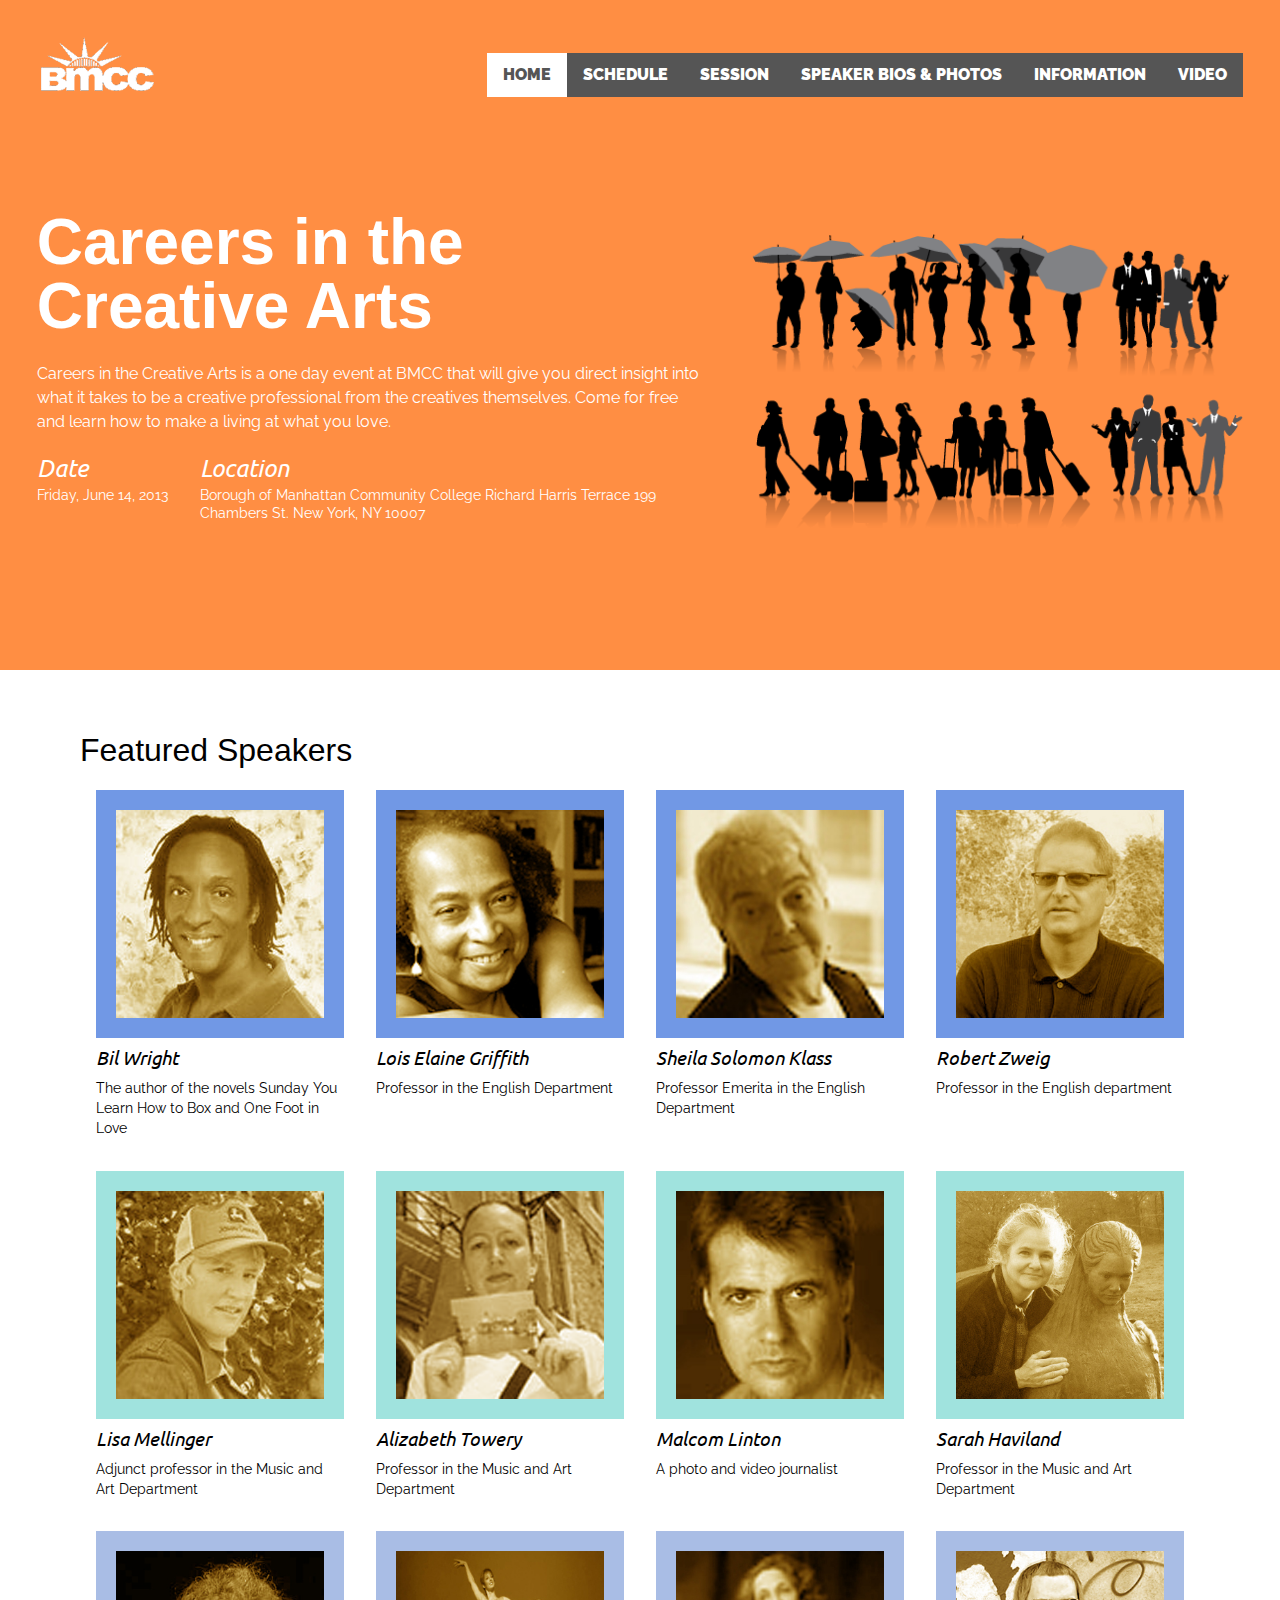
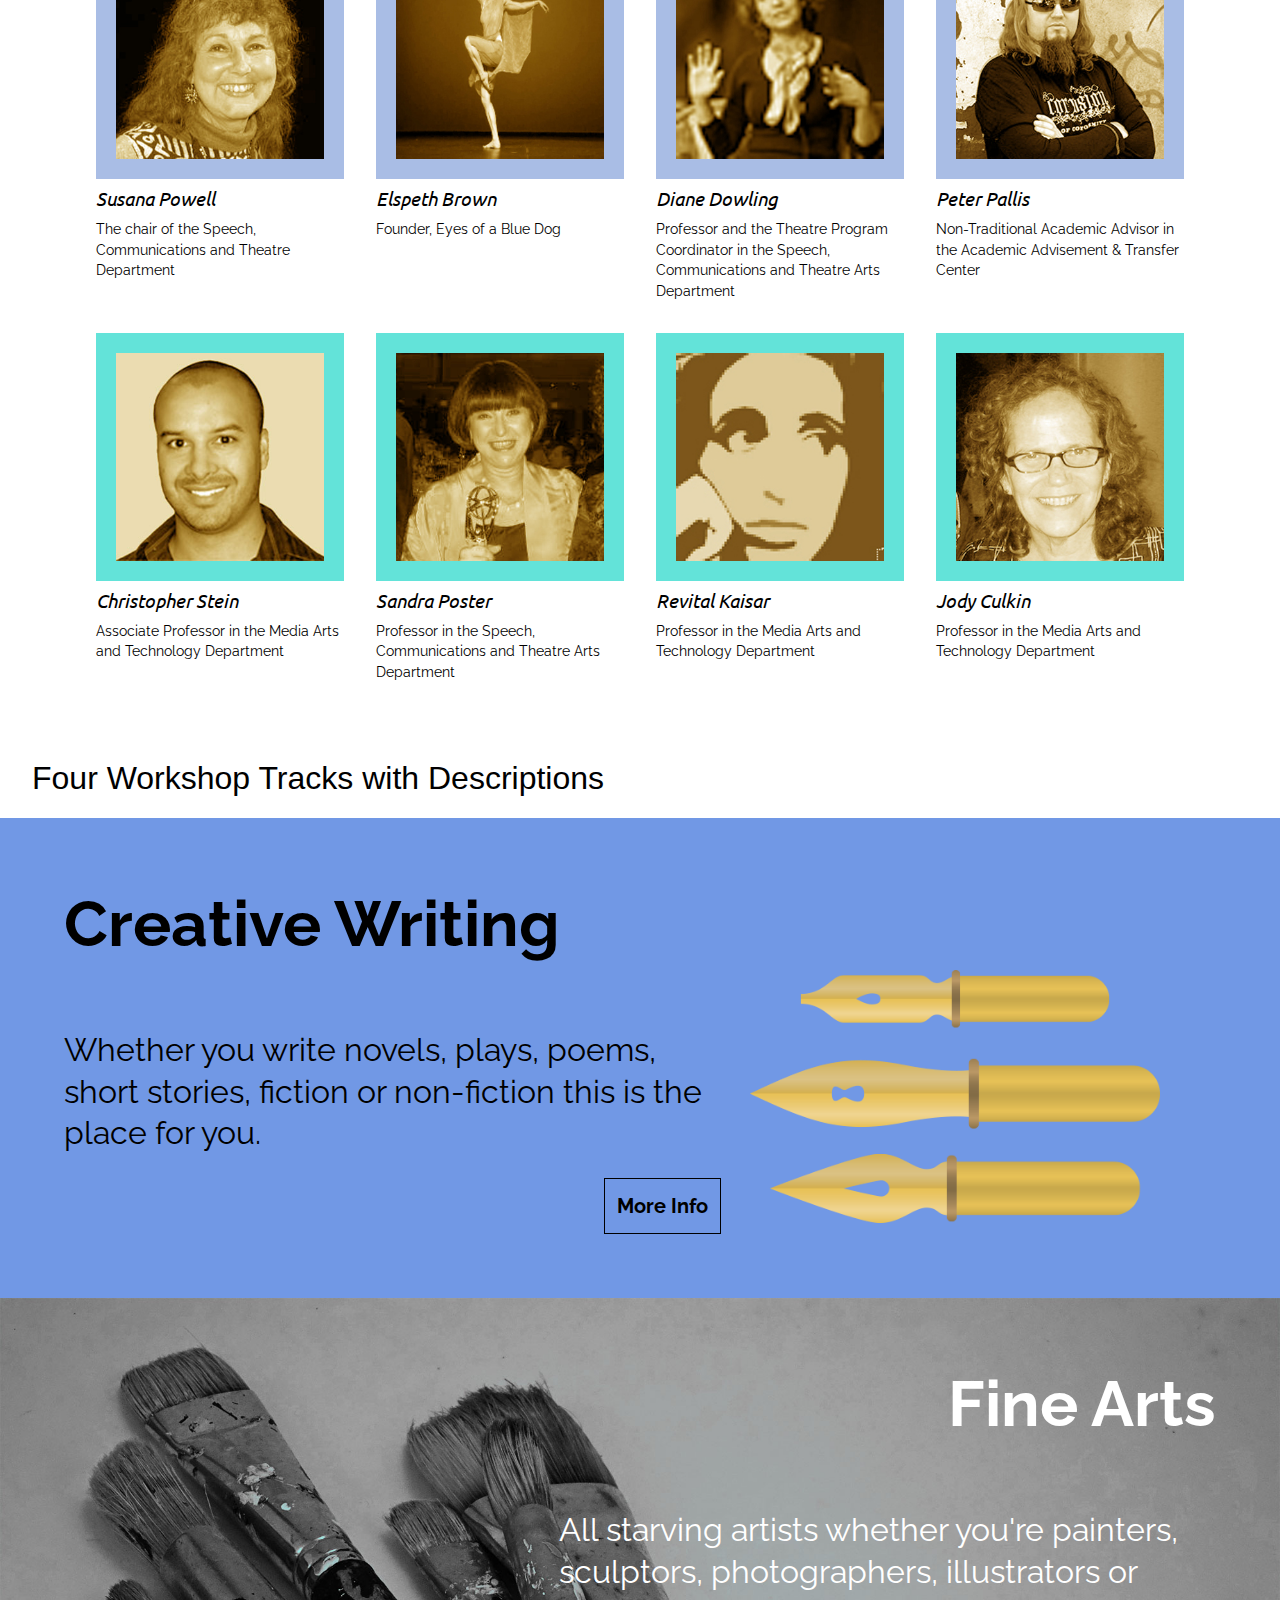
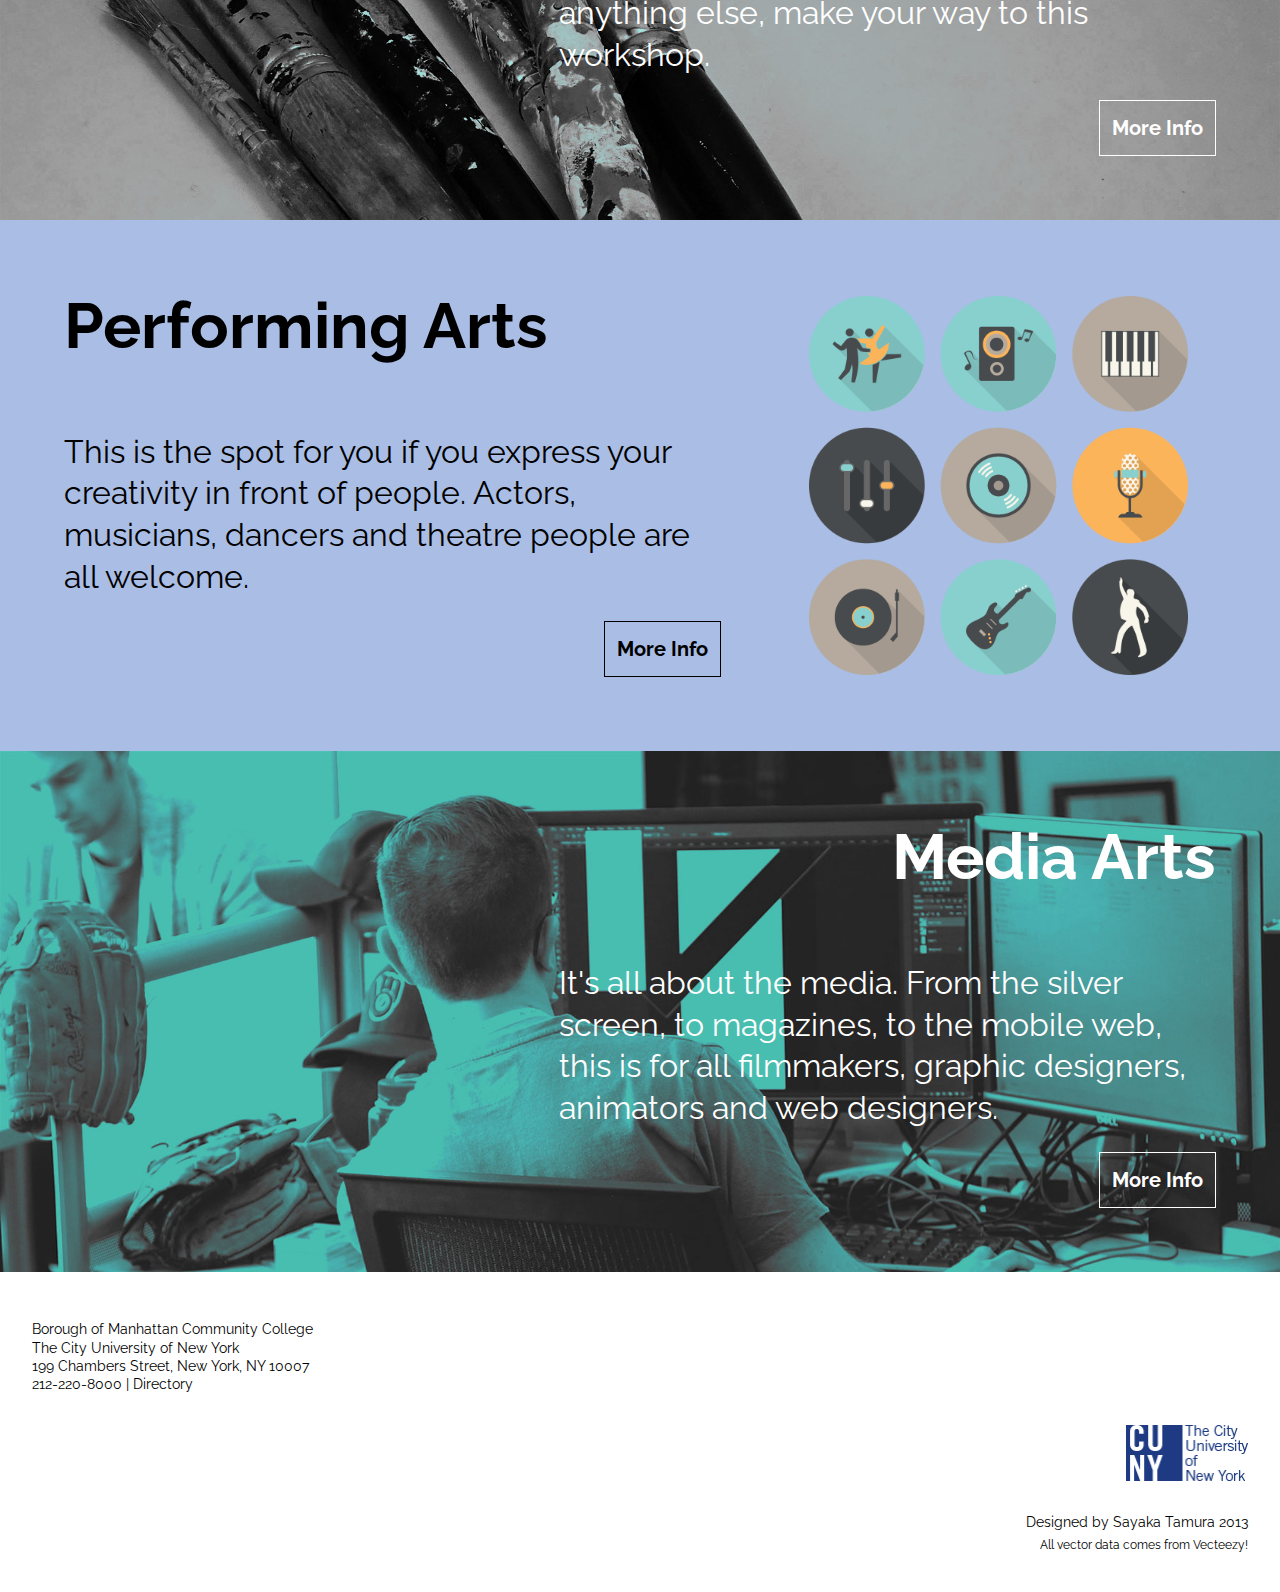
<file: index.html>
<!doctype html>
<html lang="en">

    <head>
        <title>Careers in the Creative Arts-Sessions_Fine Arts</title>

        <meta charset="utf-8">
        <meta name="viewport" content="width=device-width; initial-scale=1.0; maximum-scale=1.0; user-scalable=0;">
        <meta name ="keywords" content="Conference,Career,Step Up,Creative,BMCC">
        <meta name ="description" content="Conference of Careers in the Creative Arts">
        <meta name ="author" content="Sayaka Tamura">

        <link rel="stylesheet" href="css/style.css">
        <!-- jQuery library (served from Google) -->
        <script type="text/javascript" src="http://ajax.googleapis.com/ajax/libs/jquery/1.10.2/jquery.min.js"></script>

        <script src="js/MMP240MidTerm.js" type="text/javascript"></script>

        <!--[if lt IE 9]>
        <script src="http://css3-mediaqueries-js.googlecode.com/svn/trunk/css3-mediaqueries.js"></script>
        <![endif]-->

    </head>

    <body>
        <div class="container">

            <div class="topContentsContainer">
                <!-- Header=HomeButton&navi -->
                <header>
                    <div class="logoNavi">
                        <div id="homeButton">
                            <a href="index.html"><img src="img/logoBmcc.png" alt="Home"/></a>
                        </div>

                        <nav id="main_nav">
                            <ul>
                                <li><a href="index.html"  class="current">Home</a></li>
                                <li><a href="Schedule.html">Schedule</a></li>
                                <li><a href="Session.html">Session</a></li>
                                <li><a href="SpeakerBios.html">Speaker Bios &amp; Photos</a></li>
                                <li><a href="Info.html">Information</a></li>
                                <li><a href="Videos.html">Video</a></li>
                            </ul>

                            <form>
                                <select name="selectnav" id="selectnav" >
                                    <option value="" selected="selected">Menu</option>
                                    <option value="index.html">Home</option>
                                    <option value="Schedule.html">Schedule</option>
                                    <option value="Session.html">Session</option>
                                    <option value="SpeakerBios.html">Speaker Bios &amp; Photos</option>
                                    <option value="Info.html">Information</option>
                                    <option value="Videos.html">Video</option>
                              </select>
                            </form>
                        </nav><!-- end main nav -->
                    </div>
                </header>
                <!-- Header=HomeButton&navi-end -->

                <!-- topTextContainer-start -->
                <div id="mainTitle">
                    <img src="img/people-in-a-row.png" alt="">
                    <div id="imgTitle">
                        <p id="index_title">Careers in the<br>
                        Creative Arts</p>
                        <!-- introductoryText-start -->
                        <div class="introductoryText">
                            Careers in the Creative Arts is a one day event at BMCC that will give you direct insight into what it takes to be a creative professional from the creatives themselves. Come for free and learn how to make a living at what you love.
                        </div>
                        <!-- introductoryText-end -->
                        <!-- Data&Location-start -->
                        <div class="data-location">
                            <div id="date" class="hoverWhite">
                                <a href="Info.html" target="aaa.html">
                                    <h2>Date</h2>
                                    <p>Friday, June 14, 2013</p>
                                </a>
                            </div>

                            <div id="location" class="hoverWhite">
                                <a href="Info.html" target="aaaa.html">
                                    <h2>Location</h2>
                                    <p>
                                        Borough of Manhattan Community College
                                        Richard Harris Terrace
                                        199 Chambers St.
                                        New York, NY 10007
                                    </p>
                                </a>
                            </div>
                        </div>
                        <!-- Data&Location-end -->
                    </div>


                </div>
                <!-- topTextContainer-end -->
            </div>

            <!-- mainContainer-start -->
            <div class="main_footer_container" id="index_mainContainer">
                <div class="mainContainer">
                    <h1 class="outside">Home</h1>

                    <!-- About featureSpeakers -->
                    <div id="index_featureSpeakers">
                        <h2 class="topTitle">Featured Speakers</h2>
                        <section class="speakers">
                            <div class="speakersRow creative">
                                <div class="speaker firstPresenter">
                                    <a href="SpeakerBios.html#Bil"><img src="img/BilWright_2.jpg"></a>
                                    <h2>Bil Wright</h2><div class="speakers_description"></div>
                                    <div class="speakers_description">The author of the novels Sunday You Learn How to Box and One Foot in Love</div>
                                </div>

                                <div class="speaker secondPresenter">
                                    <a href="SpeakerBios.html#Lois"><img src="img/lois_elaine_griffith.jpg"></a>
                                    <h2>Lois Elaine Griffith</h2><div class="speakers_description"></div>
                                    <div class="speakers_description">Professor in the English Department</div>
                                </div>                            

                                <div class="speaker thirdPresenter" id="Sheila">
                                    <a href="SpeakerBios.html#Sheila"><img src="img/SheilaSolomonKlass_thumb.jpg"></a>
                                    <h2>Sheila Solomon Klass</h2>
                                    <div class="speakers_description"> Professor Emerita in the English Department</div>
                                </div>

                                <div class="speaker fourthPresenter">
                                    <a href="SpeakerBios.html#Robert"><img src="img/RobertZweig.jpg"></a>
                                    <h2>Robert Zweig</h2>
                                    <div class="speakers_description">Professor in the English department</div>
                                </div>
                            </div>

                            <div class="speakersRow fine">

                                <div class="speaker firstPresenter">
                                    <a href="SpeakerBios.html#Lisa"><img src="img/LisaMellinger.jpg"></a>
                                    <h2>Lisa Mellinger</h2>
                                    <div class="speakers_description">Adjunct professor in the Music and Art Department</div>
                                </div>

                                <div class="speaker secondPresenter">
                                    <a href="SpeakerBios.html#Alizabeth"><img src="img/AlizabethTowery.png"></a>
                                    <h2>Alizabeth Towery</h2>
                                    <div class="speakers_description">Professor in the Music and Art Department</div>
                                </div>

                                <div class="speaker thirdPresenter" id="Malcom">
                                    <a href="SpeakerBios.html#Malcom"><img src="img/MalcomLinton.jpg"></a>
                                    <h2>Malcom Linton</h2>
                                    <div class="speakers_description">A photo and video journalist</div>
                                </div>

                                <div class="speaker fourthPresenter">
                                    <a href="SpeakerBios.html#Sarah"><img src="img/SarahHaviland.jpg"></a>
                                    <h2>Sarah Haviland</h2>
                                    <div class="speakers_description"> Professor in the Music and Art Department</div>
                                </div>

                            </div><!-- end speakers Row -->


                            <div class="speakersRow performing">
                                <div class="speaker firstPresenter">
                                    <a href="SpeakerBios.html#Susana"><img src="img/SusanaPowell.jpg"></a>
                                    <h2>Susana Powell</h2>
                                    <div class="speakers_description">The chair of the Speech, Communications and Theatre Department</div>
                                </div>

                                <div class="speaker secondPresenter">
                                    <a href="SpeakerBios.html#Elspeth"><img src="img/Elspeth-Brown.jpg"></a>
                                    <h2>Elspeth Brown</h2>
                                    <div class="speakers_description">Founder, Eyes of a Blue Dog</div>
                                </div>

                                <div class="speaker thirdPresenter" id="Diane">
                                    <a href="SpeakerBios.html#Diane"><img src="img/DianeDowling.jpg"></a>
                                    <h2>Diane Dowling</h2>
                                    <div class="speakers_description">Professor and the Theatre Program Coordinator in the Speech, Communications and Theatre Arts Department</div>
                                </div>

                                <div class="speaker fourthPresenter">
                                    <a href="SpeakerBios.html#Peter"><img src="img/PeterPallis2.jpg"></a>
                                    <h2>Peter Pallis</h2>
                                    <div class="speakers_description">Non-Traditional Academic Advisor in the Academic Advisement &amp Transfer Center</div>
                                </div>                                

                            </div><!-- end speakers Row -->

                            <div class="speakersRow media">
                                <div class="speaker firstPresenter">
                                    <a href="SpeakerBios.html#Christopher"><img src="img/ChrisStein.jpg"></a>
                                    <h2>Christopher Stein</h2>
                                    <div class="speakers_description"> Associate Professor in the Media Arts and Technology Department</div>
                                </div>

                                <div class="speaker secondPresenter">
                                    <a href="SpeakerBios.html#Sandra"><img src="img/SandraPosterwithEmmy2.jpg"></a>
                                    <h2>Sandra Poster</h2>
                                    <div class="speakers_description">Professor in the Speech, Communications and Theatre Arts Department</div>
                                </div>

                                <div class="speaker thirdPresenter" id="Revital">
                                    <a href="SpeakerBios.html#Revital"><img src="img/RevitalKaisar.jpg"></a>
                                    <h2>Revital Kaisar</h2>
                                    <div class="speakers_description">Professor in the Media Arts and Technology Department</div>
                                </div>

                                <div class="speaker fourthPresenter">
                                    <a href="SpeakerBios.html#Jody"><img src="img/JodyCulkin.jpg"></a>
                                    <h2>Jody Culkin</h2>
                                    <div class="speakers_description">Professor in the Media Arts and Technology Department</div>
                                </div>

                            </div><!-- end speakers Row -->
                        </section>
                    </div>
                    <!-- About featureSpeakers-end -->

                    <!-- Four Workshop Tracks with Descriptions -->
                    <section>
                        <div id="index_FourWorkshop">
                            <h2 class="topTitle">Four Workshop Tracks with Descriptions</h2>
                            <div id="index_CW">
                                <img src="img/criative_writhing_90ccw.png" alt="">
                                <div id="index_CW_info">
                                    <h3><a href="Session.html#session_CW" target="_blank">Creative Writing</a></h3>
                                    <p>Whether you write novels, plays, poems, short stories, fiction or non-fiction this is the place for you.</p>
                                    <div class="index_moreInfo"><a href="" target="_blank">More Info</a></div>
                                </div>
                            </div>

                            <div id="index_FA" style="background-image: url(img/fine_arts.jpg);">
                                <h3><a href="Session.html#session_FA" target="_blank">Fine Arts</a></h3>
                                <p>All starving artists whether you're painters, sculptors, photographers, illustrators or anything else, make your way to this workshop.</p>
                                <div class="index_moreInfo"><a href="" target="_blank">More Info</a></div>

                            </div>

                            <div id="index_PA">
                                <img src="img/performance_art.png" alt="">
                                <div id="index_PA_info">
                                    <h3><a href="Session.html#session_PA" target="_blank">Performing Arts</a></h3>
                                    <p>This is the spot for you if you express your creativity in front of people. Actors, musicians, dancers and theatre people are all welcome.</p>
                                    <div class="index_moreInfo"><a href="" target="_blank">More Info</a></div>
                                </div>
                            </div>

                            <div id="index_MA" style="background-image: url(img/media_arts.jpg);">
                                <h3><a href="Session.html#session_MA" target="_blank">Media Arts</a></h3>
                                <p>It's all about the media. From the silver screen, to magazines, to the mobile web, this is for all filmmakers, graphic designers, animators and web designers.</p>
                                <div class="index_moreInfo"><a href="" target="_blank">More Info</a></div>
                            </div>
                        </div>
                    </section>
                    <!-- Four Workshop Tracks with Descriptions-end -->
                </div>
                <!-- mainContainer-end -->

                <footer>
                    <div id="bmccAdress">
                        <p>Borough of Manhattan Community College<br>
                            The City University of New York<br>
                            199 Chambers Street, New York, NY 10007<br>
                            212-220-8000 | Directory</p>
                    </div>
                    <img class="cunyLogoFooter" src="img/cuny-logo.gif" alt="Cuny Logo">
                    <div class="designedByFooter">
                        <p>Designed by <a href="designedBy.html">Sayaka Tamura</a> 2013</p>
                        <p id="index_credit_vector">All vector data comes from <a href="http://www.Vecteezy.com">Vecteezy!</a></p>
                    </div>
                </footer>
            </div>
        </div>
    </body>
</html>
</file>
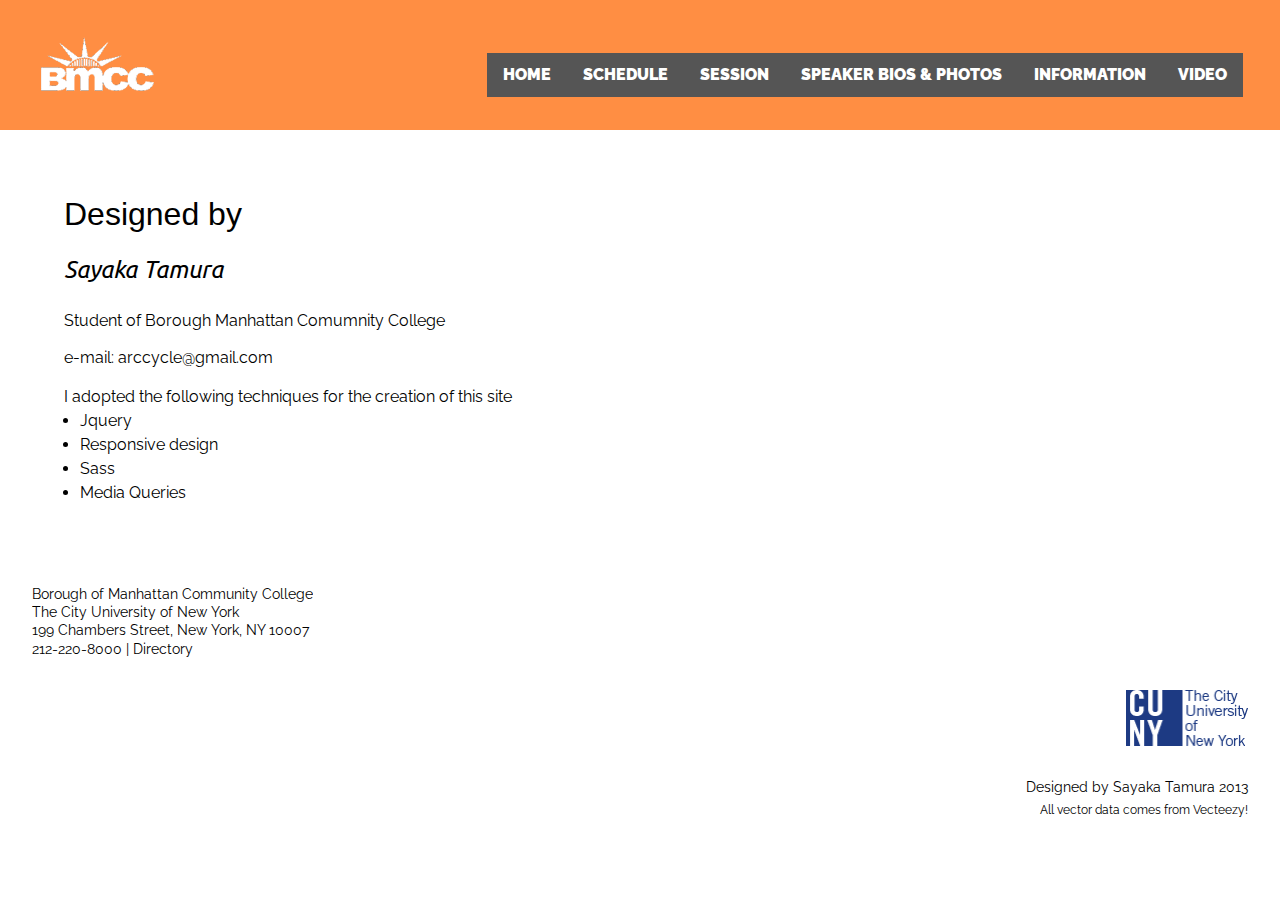
<file: designedBy.html>
<!doctype html>
<html lang="en">
    <head>
        <title>Careers in the Creative Arts-Sessions_Fine Arts</title>

        <meta charset="utf-8">
        <meta name="viewport" content="width=device-width; initial-scale=1.0; maximum-scale=1.0; user-scalable=0;">
        <meta name ="keywords" content="Conference,Career,Step Up,Creative,BMCC">
        <meta name ="description" content="Conference of Careers in the Creative Arts">
        <meta name ="author" content="Sayaka Tamura">

        <!-- <link rel="stylesheet" href="css/MMP240-MidTerm.css"> -->
        <link rel="stylesheet" href="css/style.css">
        <script type="text/javascript" src="http://ajax.googleapis.com/ajax/libs/jquery/1.10.2/jquery.min.js"></script>

        <script src="js/MMP240MidTerm.js" type="text/javascript"></script>
        <!--[if lt IE 9]>
        <script src="http://css3-mediaqueries-js.googlecode.com/svn/trunk/css3-mediaqueries.js"></script>
        <![endif]-->

    </head>

    <body>
        <div class="container">
            <div class="topContentsContainer short">
                <header class="short">
                    <div class="logoNavi short">
                        <div id="homeButton">
                            <a href="index.html"><img src="img/logoBmcc.png" alt="Home"/></a>
                        </div>

                        <nav id="main_nav">
                            <ul>
                                 <li><a href="index.html">Home</a></li>
                                <li><a href="Schedule.html">Schedule</a></li>
                                <li><a href="Session.html">Session</a></li>
                                <li><a href="SpeakerBios.html">Speaker Bios &amp; Photos</a></li>
                                <li><a href="Info.html">Information</a></li>
                                <li><a href="Videos.html">Video</a></li>
                            </ul>

                            <form>
                                <select name="selectnav" id="selectnav" >
                                    <option value="" selected="selected">Menu</option>
                                    <option value="index.html">Home</option>
                                    <option value="Schedule.html">Schedule</option>
                                    <option value="Session.html">Session</option>
                                    <option value="SpeakerBios.html">Speaker Bios &amp; Photos</option>
                                    <option value="Info.html">Information</option>
                                    <option value="Videos.html">Video</option>
                              </select>
                            </form>
                        </nav>
                    </div>
                </header>
            </div> <!-- .topContentsContainer short end  -->
            <!-- Header=HomeButton&navi-end -->
            <div class="main_footer_container">
            
                <div class="mainContainer">
                    <div class="designedByWrapper">
                        <h1>Designed by</h1>
                        <h2>Sayaka Tamura</h2>
                        <p>Student of Borough Manhattan Comumnity College</p>
                        <p>e-mail: arccycle@gmail.com</p>
                        <div class="forTheClass">
                            I adopted the following techniques for the creation of this site
                            <ul>
                                <li>Jquery</li>
                                <li>Responsive design</li>
                                <li>Sass</li>
                                <li>Media Queries</li>
                            </ul>
                        </div>
                    </div>
                </div>
                <footer>
                    <div id="bmccAdress">
                        <p>Borough of Manhattan Community College<br>
                            The City University of New York<br>
                            199 Chambers Street, New York, NY 10007<br>
                            212-220-8000 | Directory</p>
                    </div>
                    <img class="cunyLogoFooter" src="img/cuny-logo.gif" alt="Cuny Logo">
                    <div class="designedByFooter">
                        <p>Designed by <a href="designedBy.html">Sayaka Tamura</a> 2013</p>
                        <p id="index_credit_vector">All vector data comes from <a href="http://www.Vecteezy.com">Vecteezy!</a></p>
                    </div>
                </footer>
            </div> <!-- .main_footer_container end -->
        </div> <!-- .container end -->
    </body>
</html>
</file>
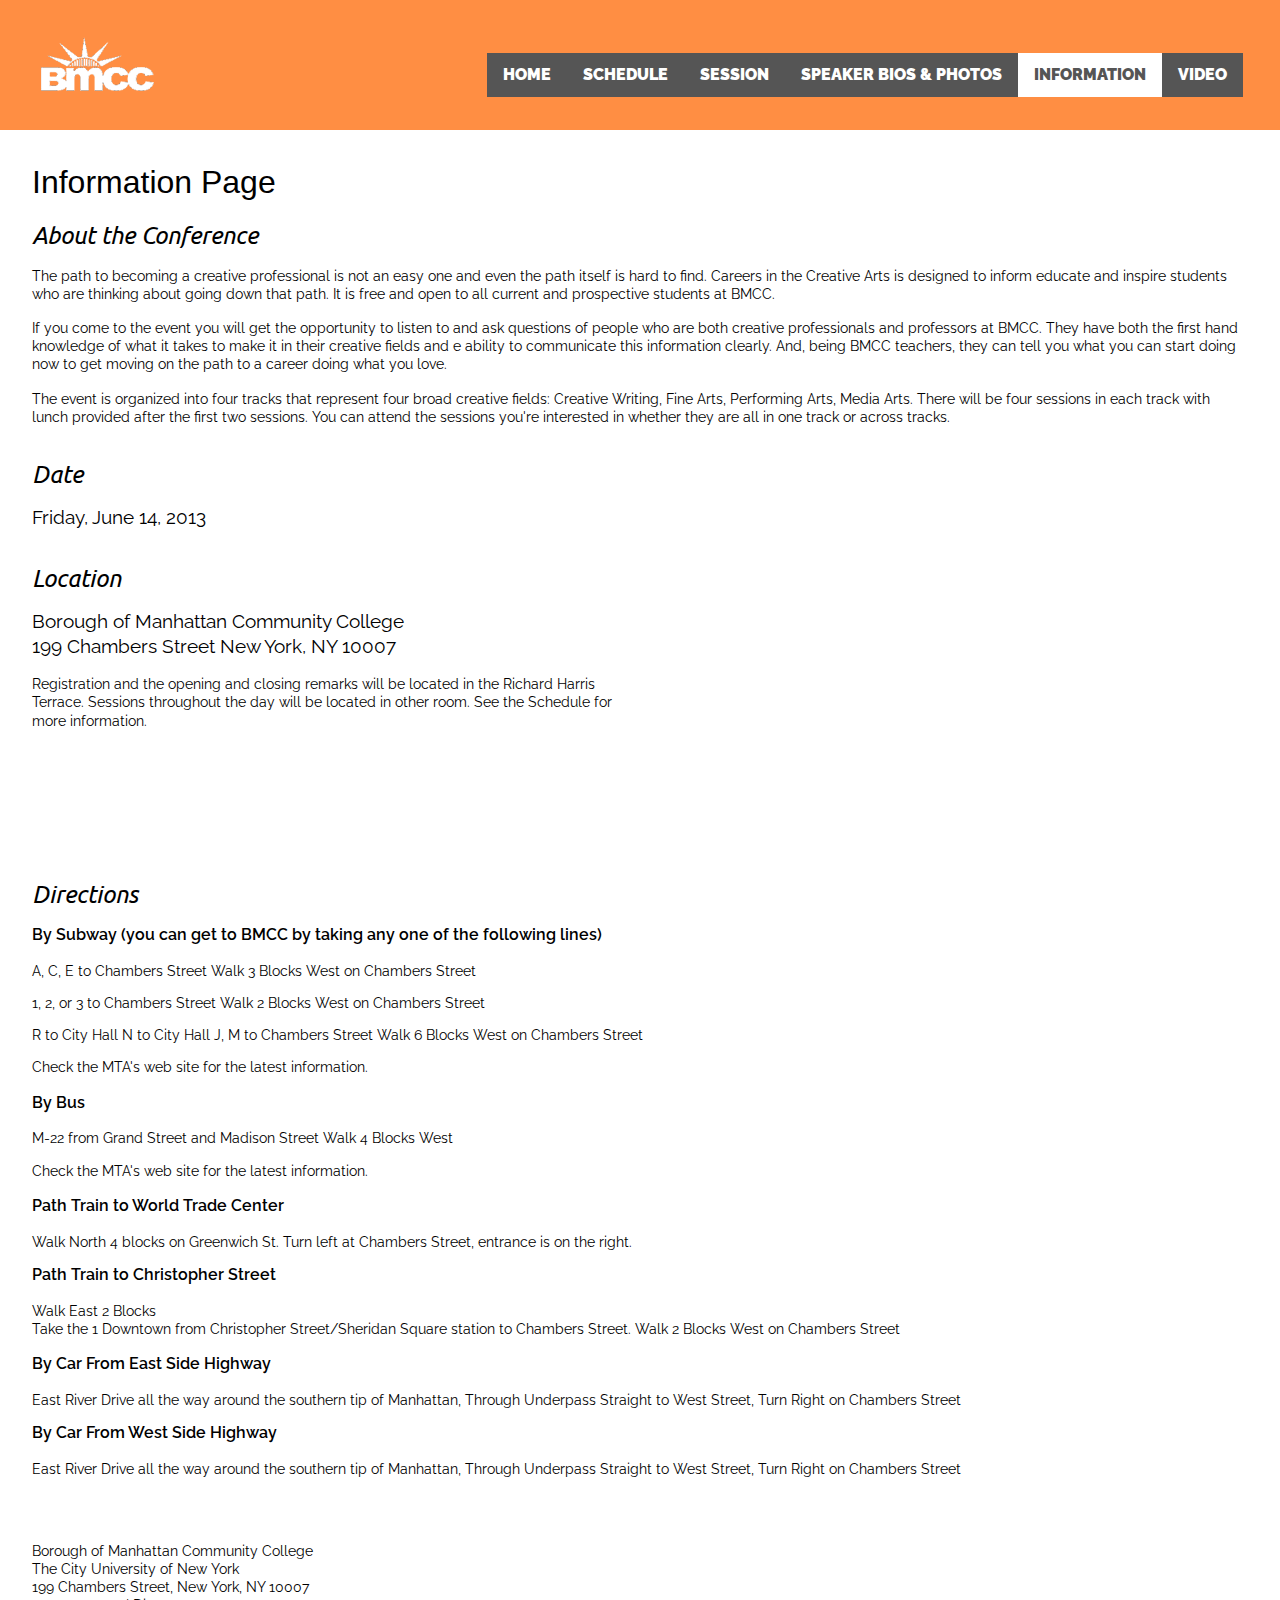
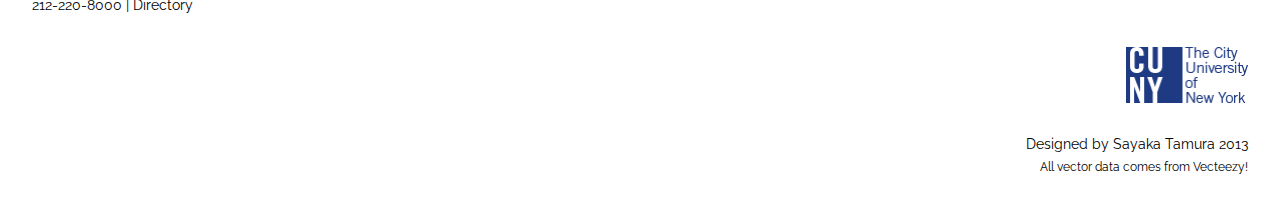
<file: Info.html>
<!doctype html>
<html lang="en">
    <head>
        <title>Careers in the Creative Arts-Sessions_Fine Arts</title>

        <meta charset="utf-8">
        <meta name="viewport" content="width=device-width; initial-scale=1.0; maximum-scale=1.0; user-scalable=0;">
        <meta name ="keywords" content="Conference,Career,Step Up,Creative,BMCC">
        <meta name ="description" content="Conference of Careers in the Creative Arts">
        <meta name ="author" content="Sayaka Tamura">

        <!-- <link rel="stylesheet" href="css/MMP240-MidTerm.css"> -->
        <link rel="stylesheet" href="css/style.css">
        <script type="text/javascript" src="http://ajax.googleapis.com/ajax/libs/jquery/1.10.2/jquery.min.js"></script>

        <script src="js/MMP240MidTerm.js" type="text/javascript"></script>
        <!--[if lt IE 9]>
        <script src="http://css3-mediaqueries-js.googlecode.com/svn/trunk/css3-mediaqueries.js"></script>
        <![endif]-->

    </head>

    <body>
        <div class="container">
            <div class="topContentsContainer short">
                <header class="short">
                    <div class="logoNavi short">
                        <div id="homeButton">
                            <a href="index.html"><img src="img/logoBmcc.png" alt="Home"/></a>
                        </div>

                        <nav id="main_nav">
                            <ul>
                                <li><a href="index.html">Home</a></li>
                                <li><a href="Schedule.html">Schedule</a></li>
                                <li><a href="Session.html">Session</a></li>
                                <li><a href="SpeakerBios.html">Speaker Bios &amp; Photos</a></li>
                                <li><a href="Info.html" class="current">Information</a></li>
                                <li><a href="Videos.html">Video</a></li>
                            </ul>

                            <form>
                                <select name="selectnav" id="selectnav" >
                                    <option value="" selected="selected">Menu</option>
                                    <option value="index.html">Home</option>
                                    <option value="Schedule.html">Schedule</option>
                                    <option value="Session.html">Session</option>
                                    <option value="SpeakerBios.html">Speaker Bios &amp; Photos</option>
                                    <option value="Info.html">Information</option>
                                    <option value="Videos.html">Video</option>
                              </select>
                            </form>
                        </nav>
                    </div>
                </header>
            </div>

            <div class="main_footer_container">
                <div class="mainContainer">
                    <h1>Information Page</h1>
                    <div class="info">
                        <section id ="aboutConference">
                            <h2>About the Conference</h2>
                            <p class="BR">
                                The path to becoming a creative professional is not an easy one and even the path itself is hard to find. Careers in the Creative Arts is designed to inform educate and inspire students who are thinking about going down that path. It is free and open to all current and prospective students at BMCC.
                            </p>

                            <p class="BR">
                                If you come to the event you will get the opportunity to listen to and ask questions of people who are both creative professionals and professors at BMCC. They have both the first hand knowledge of what it takes to make it in their creative fields and e ability to communicate this information clearly.  And, being BMCC teachers, they can tell you what you can start doing now to get moving on the path to a career doing what you love.
                            </p>

                            <p>
                                The event is organized into four tracks that represent four broad creative fields: Creative Writing, Fine Arts, Performing Arts, Media Arts. There will be four sessions in each track with lunch provided after the first two sessions. You can attend the sessions you're interested in whether they are all in one track or across tracks.
                            </p>
                        </section>

                        <section class="BR" id="info_date">
                            <h2>Date</h2>
                            <p>Friday, June 14, 2013</p>
                        </section>

                        <section id="location">

                            <div id="bmccMap">
                                <iframe src="https://www.google.com/maps/embed?pb=!1m18!1m12!1m3!1d12095.73788105208!2d-74.0211689439887!3d40.71945904370892!2m3!1f0!2f0!3f0!3m2!1i1024!2i768!4f13.1!3m3!1m2!1s0x89c25a1e7e56a86f%3A0x69339e9ddf4f987a!2sBorough+of+Manhattan+Community+College!5e0!3m2!1sen!2sus!4v1471626909222" width="600" height="450" frameborder="0" style="border:0" allowfullscreen></iframe>
                            </div>

                            <div id="info_Location">
                                <h2>Location</h2>

                                <p class="BR" id="info_address">
                                    Borough of Manhattan Community College<br>
                                    199 Chambers Street
                                    New York, NY 10007
                                </p>

                                <p>
                                    Registration and the opening and closing remarks will be located in the Richard Harris Terrace. Sessions throughout the day will be located in other room. See the Schedule for more information.
                                </p>
                            </div>

                        </section>

                        <section id ="directions">
                            <h2>Directions</h2>

                            <div id="bySubway">
                                <h4>By Subway (you can get to BMCC by taking any one of the following lines)</h4>

                                <p>
                                    A, C, E to Chambers Street
                                    Walk 3 Blocks West on Chambers Street
                                </p>

                                <p>
                                    1, 2, or 3 to Chambers Street
                                    Walk 2 Blocks West on Chambers Street
                                </p>

                                <p>
                                    R to City Hall
                                    N to City Hall
                                    J, M to Chambers Street
                                    Walk 6 Blocks West on Chambers Street
                                </p>

                                <p>
                                    Check the MTA's web site for the latest information.
                                </p>
                            </div>

                            <div id="byBus">
                                <h4>By Bus</h4>

                                <p>
                                    M-22 from Grand Street and Madison Street
                                    Walk 4 Blocks West
                                </p>

                                <p>
                                    Check the MTA's web site for the latest information.
                                </p>
                            </div>
                            <div id="byPath">
                                <h4>Path Train to World Trade Center</h4>

                                <p>
                                    Walk North 4 blocks on Greenwich St.
                                    Turn left at Chambers Street, entrance is on the right.
                                </p>

                                <h4>Path Train to Christopher Street</h4>

                                <p>
                                    Walk East 2 Blocks<br>
                                    Take the 1 Downtown from Christopher Street/Sheridan Square station to Chambers Street. Walk 2 Blocks West on Chambers Street
                                </p>
                            </div>

                            <div id="byCar">
                                <h4>By Car From East Side Highway</h4>
                                <p>
                                    East River Drive all the way around the southern tip of Manhattan, Through Underpass Straight to West Street, Turn Right on Chambers Street
                                </p>

                                <h4>By Car From West Side Highway</h4>
                                <p>
                                    East River Drive all the way around the southern tip of Manhattan, Through Underpass Straight to West Street, Turn Right on Chambers Street
                                </p>
                            </div>
                        </section>
                    </div>
                </div>

                <footer>
                    <div id="bmccAdress">
                        <p>Borough of Manhattan Community College<br>
                            The City University of New York<br>
                            199 Chambers Street, New York, NY 10007<br>
                            212-220-8000 | Directory</p>
                    </div>
                    <img class="cunyLogoFooter" src="img/cuny-logo.gif" alt="Cuny Logo">
                    <div class="designedByFooter">
                        <p>Designed by <a href="designedBy.html">Sayaka Tamura</a> 2013</p>
                        <p id="index_credit_vector">All vector data comes from <a href="http://www.Vecteezy.com">Vecteezy!</a></p>
                    </div>
                </footer>
            </div>
        </div>
    </body>
</html>
</file>
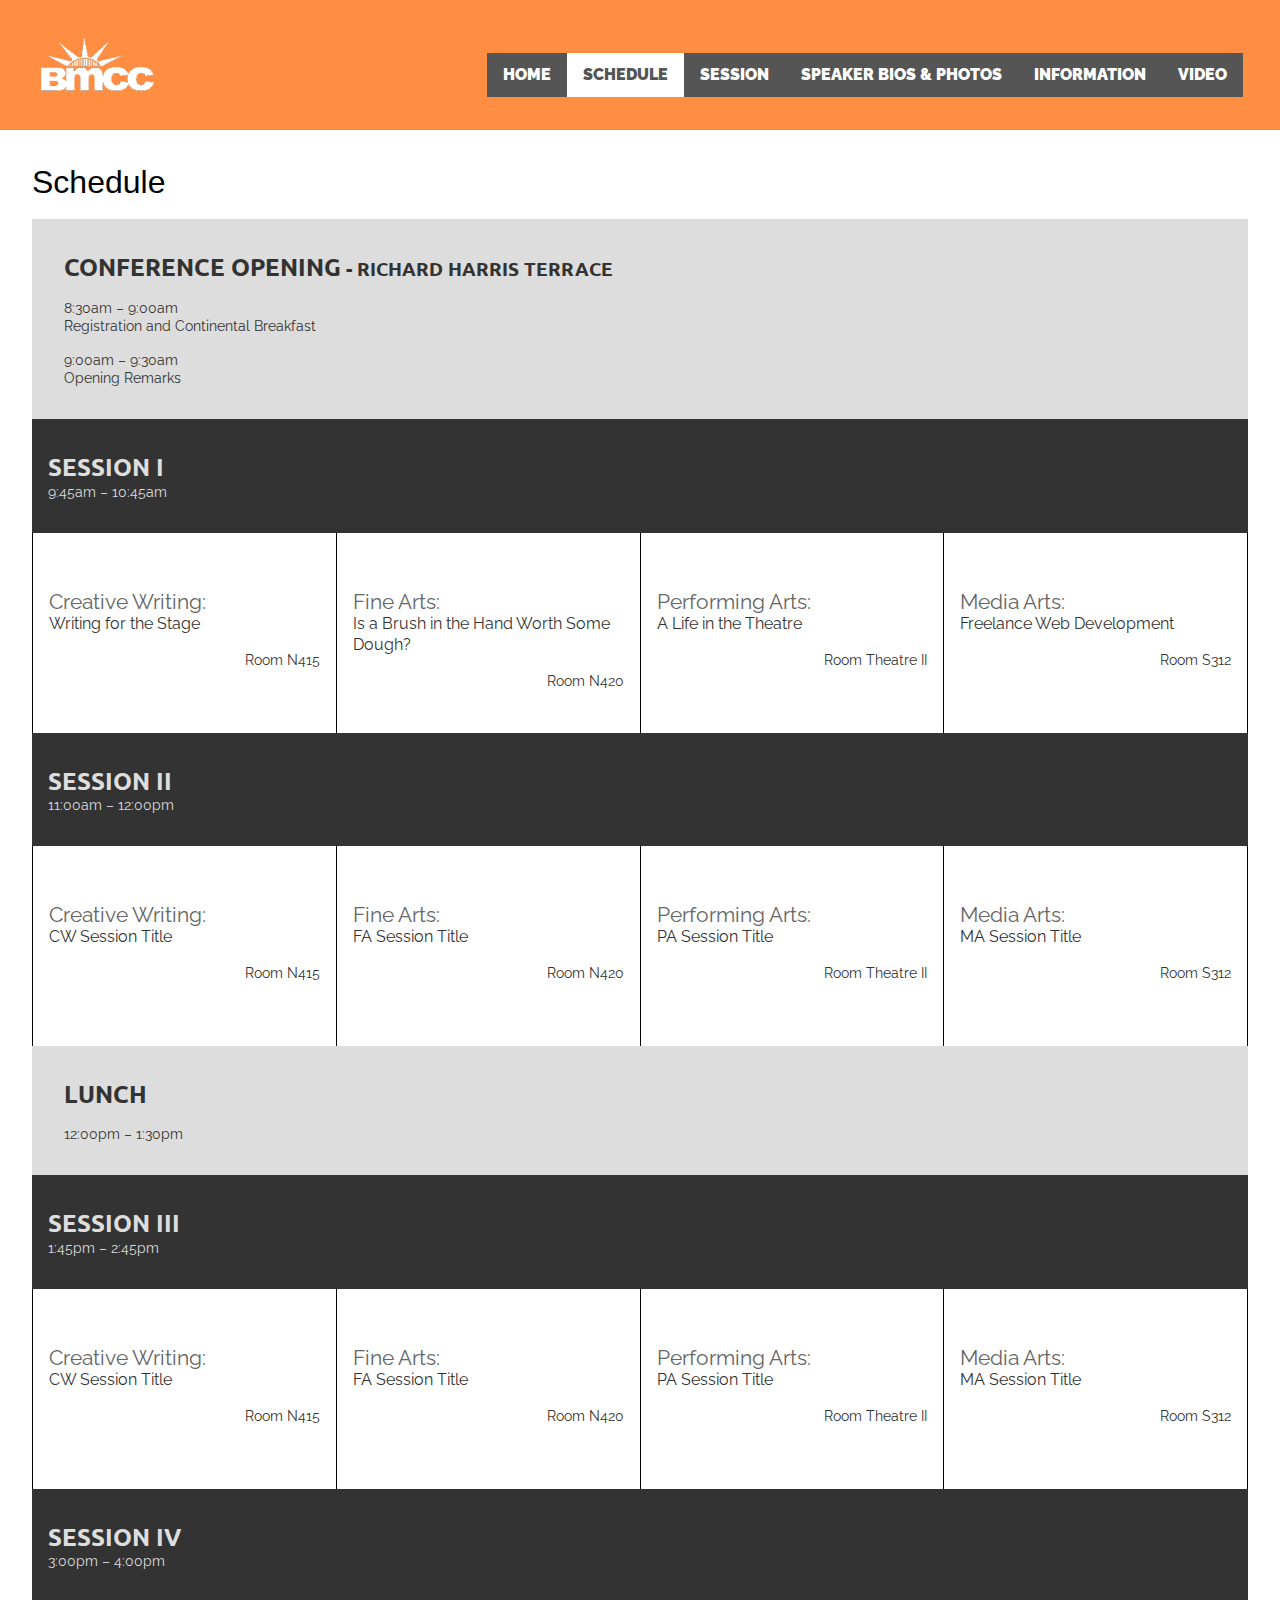
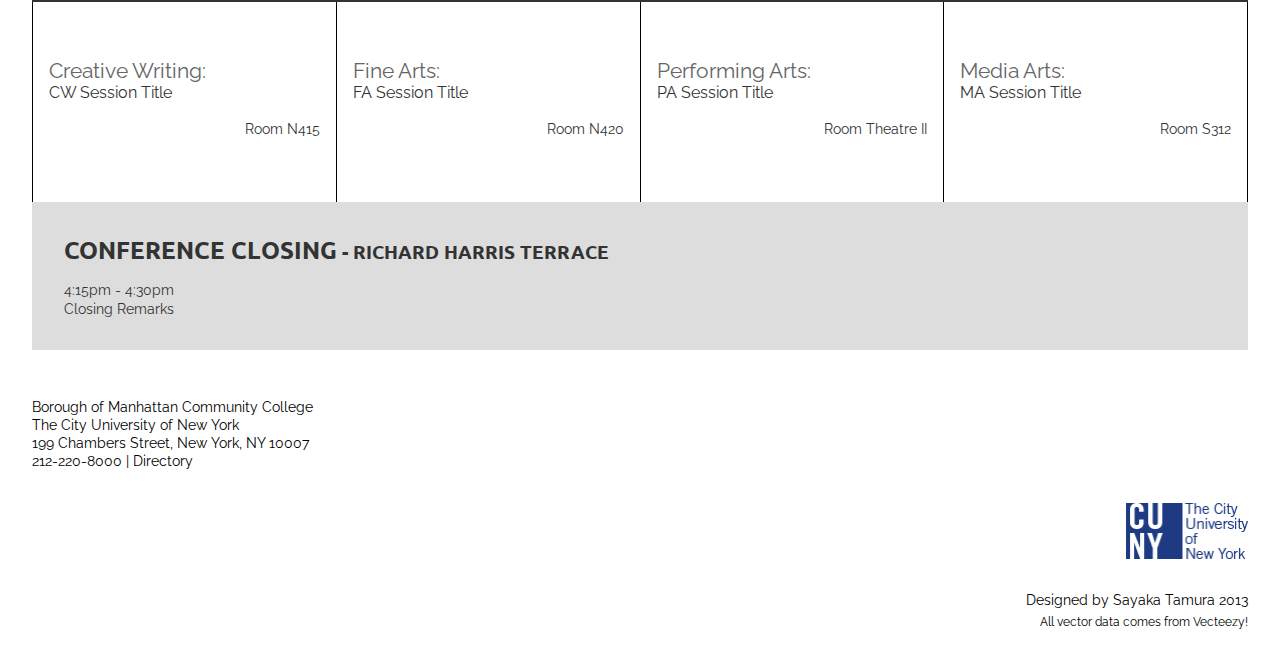
<file: Schedule.html>
<!doctype html>
<html lang="en">

    <head>
        <title>Careers in the Creative Arts-Sessions_Fine Arts</title>

        <meta charset="utf-8">
        <meta name="viewport" content="width=device-width; initial-scale=1.0; maximum-scale=1.0; user-scalable=0;">
        <meta name ="keywords" content="Conference,Career,Step Up,Creative,BMCC">
        <meta name ="description" content="Conference of Careers in the Creative Arts">
        <meta name ="author" content="Sayaka Tamura">

        <!-- <link rel="stylesheet" href="css/MMP240-MidTerm.css"> -->
        <link rel="stylesheet" href="css/style.css">
        <script type="text/javascript" src="http://ajax.googleapis.com/ajax/libs/jquery/1.10.2/jquery.min.js"></script>

        <!-- JQuery for Navbar -->
        <script src="js/MMP240MidTerm.js" type="text/javascript"></script>
        <!--[if lt IE 9]>
        <script src="http://css3-mediaqueries-js.googlecode.com/svn/trunk/css3-mediaqueries.js"></script>
        <![endif]-->

    </head>

    <body>
        <div class="container">
          <div class="topContentsContainer short">
              <header class="short">
                  <div class="logoNavi short">
                      <div id="homeButton">
                          <a href="index.html"><img src="img/logoBmcc.png" alt="Home"/></a>
                      </div>

                      <nav id="main_nav">
                          <ul>
                              <li><a href="index.html">Home</a></li>
                              <li><a href="Schedule.html" class="current">Schedule</a></li>
                              <li><a href="Session.html">Session</a></li>
                              <li><a href="SpeakerBios.html">Speaker Bios &amp; Photos</a></li>
                              <li><a href="Info.html">Information</a></li>
                              <li><a href="Videos.html">Video</a></li>
                          </ul>

                          <form>
                              <select name="selectnav" id="selectnav" >
                                  <option value="" selected="selected">Menu</option>
                                  <option value="index.html">Home</option>
                                  <option value="Schedule.html">Schedule</option>
                                  <option value="Session.html">Session</option>
                                  <option value="SpeakerBios.html">Speaker Bios &amp; Photos</option>
                                  <option value="Info.html">Information</option>
                                  <option value="Videos.html">Video</option>
                            </select>
                          </form>
                      </nav>
                  </div>
              </header>
          </div>  <!-- .topContentsContainer short end  -->

          <div class="main_footer_container">
            <div class="mainContainer" id="schedule">
              <h1>Schedule</h1>
              <!--  div.opening+div.session.one+div.session.two+div.lunch+div.session.three+div.session.four+div.closing

              or
              section.opening+section.session.one+section.session.two+section.lunch+section.session.three+section.session.four+section.closing
              -->

              <section class="opening">
                <header>
                  <h2>CONFERENCE OPENING<span> - RICHARD HARRIS TERRACE</span></h2>
                </header>

                <p class="time mgb_1rem">8:30am &ndash; 9:00am <span>Registration and Continental Breakfast</span></p>
                <p class="time">9:00am &ndash; 9:30am <span>Opening Remarks</span></p>
              </section><!-- opening -->
              <section class="session one">
                <header>
                  <h2 class="sessionName">SESSION I</h2>
                  <p class="time">9:45am &ndash; 10:45am</p>
                </header>
              <!--  div.workshop.creative+div.workshop.fine+div.workshop.performing+div.workshop.media-->
                <div class="schedule_workshop_wrapper">
                  <div class="workshop creative">
                    <!--h3+h4+p.room-->
                    <h3>Creative Writing:</h3>
                    <h4>Writing for the Stage</h4>
                    <p class="room">Room N415</p>
                  </div><!--workshop creative-->

                  <div class="workshop fine">
                    <h3>Fine Arts:</h3>
                    <h4>Is a Brush in the Hand Worth Some Dough?</h4>
                    <p class="room">Room N420</p>
                  </div><!--workshop fine-->

                  <div class="workshop performing">
                    <h3>Performing Arts:</h3>
                    <h4>A Life in the Theatre</h4>
                    <p class="room">Room Theatre II</p>
                  </div><!--workshop performing-->

                  <div class="workshop media">
                    <h3>Media Arts:</h3>
                    <h4>Freelance Web Development</h4>
                    <p class="room">Room S312</p>
                  </div><!--workshop media-->
                </div>

              </section><!-- session one -->

              <section class="session two">
                <header>
                  <h2 class="sessionName">SESSION II</h2>
                  <p class="time">11:00am &ndash; 12:00pm</p>
                </header>

                <div class="schedule_workshop_wrapper">                
                    <div class="workshop creative">
                        <!--h3+h4+p.room-->
                        <h3>Creative Writing:</h3>
                        <h4>CW Session Title</h4>
                        <p class="room">Room N415</p>
                    </div><!--workshop creative-->

                    <div class="workshop fine">
                      <h3>Fine Arts:</h3>
                      <h4>FA Session Title</h4>
                      <p class="room">Room N420</p>
                    </div><!--workshop fine-->

                    <div class="workshop performing">
                      <h3>Performing Arts:</h3>
                      <h4>PA Session Title</h4>
                      <p class="room">Room Theatre II</p>
                    </div><!--workshop performing-->

                    <div class="workshop media">
                      <h3>Media Arts:</h3>
                      <h4>MA Session Title</h4>
                      <p class="room">Room S312</p>
                    </div><!--workshop media-->
                </div>
              </section><!-- session two -->

              <section class="lunch">
                <header>
                  <h2>LUNCH</h2>
                  <p class="time">12:00pm &ndash; 1:30pm</p>
                </header>
              </section><!-- lunch -->

              <section class="session three">
                <header>
                  <h2 class="sessionName">SESSION III</h2>
                  <p class="time">1:45pm &ndash; 2:45pm</p>
                </header>

                <div class="schedule_workshop_wrapper">

                  <div class="workshop creative">
                    <!--h3+h4+p.room-->
                    <h3>Creative Writing:</h3>
                    <h4>CW Session Title</h4>
                    <p class="room">Room N415</p>
                  </div><!--workshop creative-->

                  <div class="workshop fine">
                    <h3>Fine Arts:</h3>
                    <h4>FA Session Title</h4>
                    <p class="room">Room N420</p>
                  </div><!--workshop fine-->

                  <div class="workshop performing">
                    <h3>Performing Arts:</h3>
                    <h4>PA Session Title</h4>
                    <p class="room">Room Theatre II</p>
                  </div><!--workshop performing-->

                  <div class="workshop media">
                    <h3>Media Arts:</h3>
                    <h4>MA Session Title</h4>
                    <p class="room">Room S312</p>
                  </div><!--workshop media-->
                </div>

              </section><!-- session three  -->

              <section class="session four">
                <header>
                  <h2 class="sessionName">SESSION IV</h2>
                  <p class="time">3:00pm &ndash; 4:00pm</p>
                </header>
                <div class="schedule_workshop_wrapper">

                  <div class="workshop creative">
                    <!--h3+h4+p.room-->
                    <h3>Creative Writing:</h3>
                    <h4>CW Session Title</h4>
                    <p class="room">Room N415</p>
                  </div><!--workshop creative-->

                  <div class="workshop fine">
                    <h3>Fine Arts:</h3>
                    <h4>FA Session Title</h4>
                    <p class="room">Room N420</p>
                  </div><!--workshop fine-->

                  <div class="workshop performing">
                    <h3>Performing Arts:</h3>
                    <h4>PA Session Title</h4>
                    <p class="room">Room Theatre II</p>
                  </div><!--workshop performing-->

                  <div class="workshop media">
                    <h3>Media Arts:</h3>
                    <h4>MA Session Title</h4>
                    <p class="room">Room S312</p>
                  </div><!--workshop media-->
                </div>

              </section><!-- session four -->

              <section class="closing">
                <header>
                  <h2>CONFERENCE CLOSING<span> - RICHARD HARRIS TERRACE</span></h2>
                </header>
                <p class="time">4:15pm - 4:30pm <span>Closing Remarks</span></p>

              </section><!-- closing  -->
            </div>

            <footer>
                <div id="bmccAdress">
                    <p>Borough of Manhattan Community College<br>
                        The City University of New York<br>
                        199 Chambers Street, New York, NY 10007<br>
                        212-220-8000 | Directory</p>
                </div>
                <img class="cunyLogoFooter" src="img/cuny-logo.gif" alt="Cuny Logo">
                <div class="designedByFooter">
                    <p>Designed by <a href="designedBy.html">Sayaka Tamura</a> 2013</p>
                    <p id="index_credit_vector">All vector data comes from <a href="http://www.Vecteezy.com">Vecteezy!</a></p>
                </div>
            </footer>
          </div> <!-- .main_footer_container end -->
        </div> <!-- .container end -->
    </body>
</html>
</file>
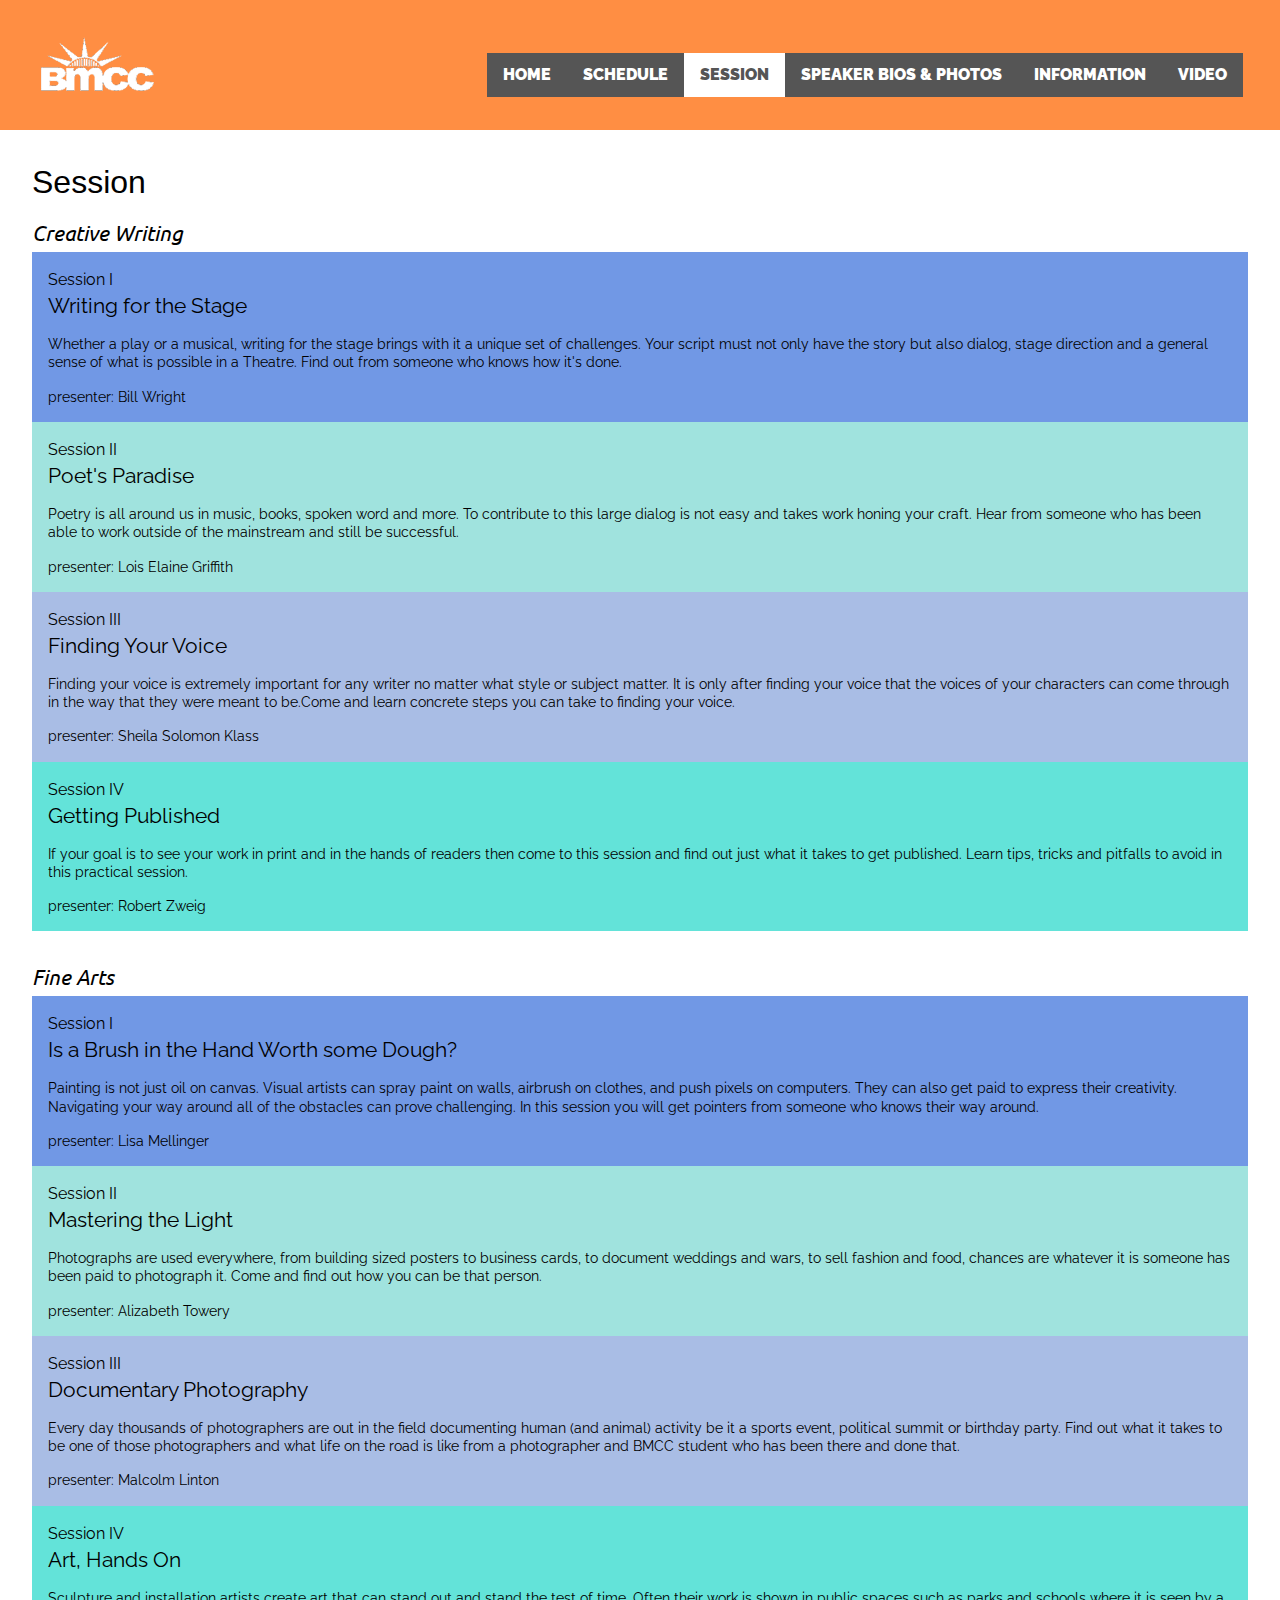
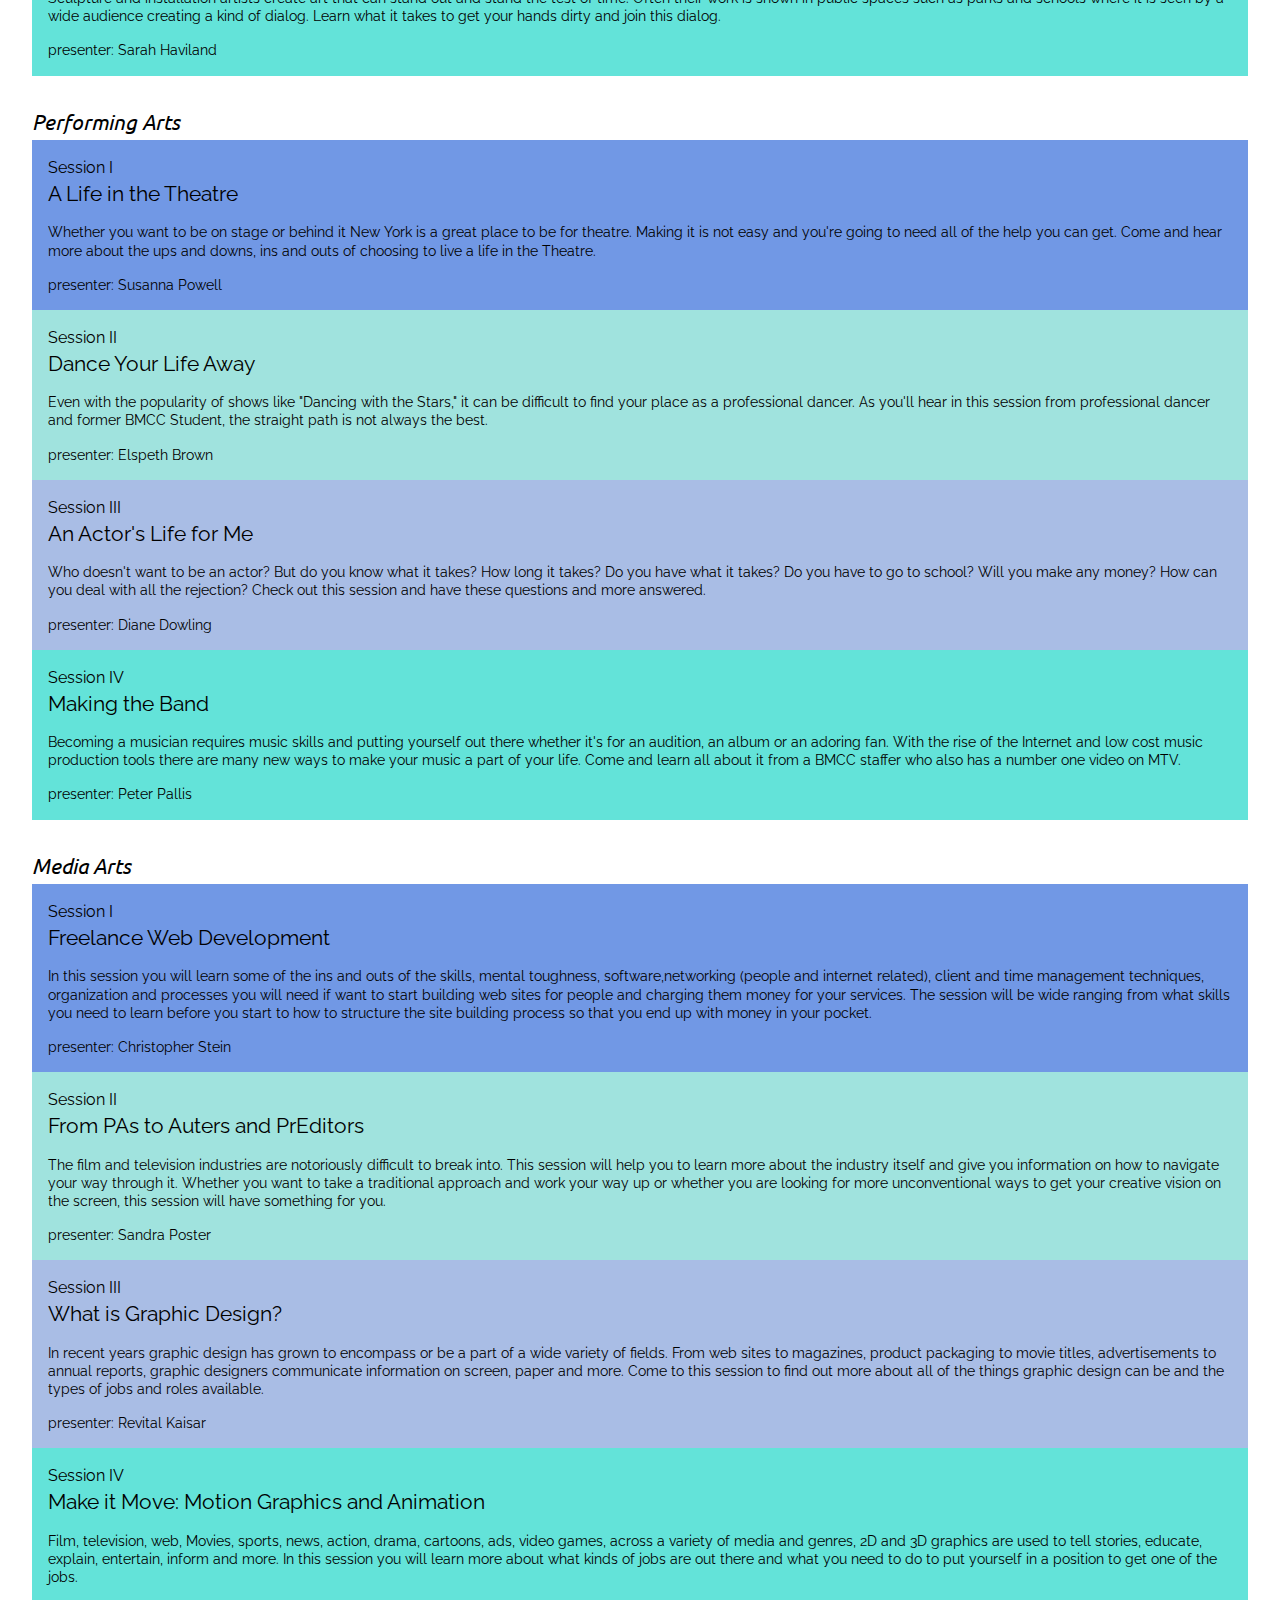
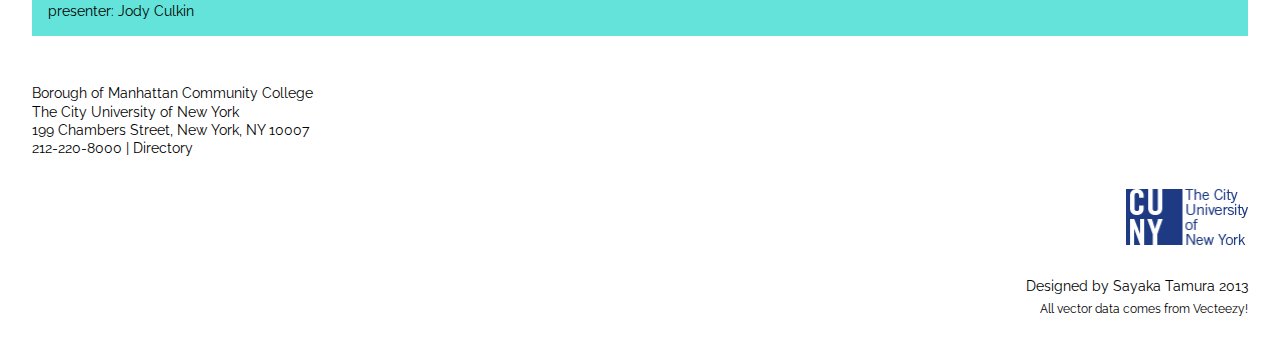
<file: Session.html>
<!doctype html>
<html lang="en">

    <head>
        <title>Careers in the Creative Arts-Sessions_Fine Arts</title>

        <meta charset="utf-8">
        <meta name="viewport" content="initial-scale=1.0">
        <meta name ="keywords" content="Conference,Career,Step Up,Creative,BMCC">
        <meta name ="description" content="Conference of Careers in the Creative Arts">
        <meta name ="author" content="Sayaka Tamura">

        <link rel="stylesheet" href="css/style.css">
        <script type="text/javascript" src="http://ajax.googleapis.com/ajax/libs/jquery/1.10.2/jquery.min.js"></script>

        <!-- JQuery for Nav bar -->
        <script src="js/MMP240MidTerm.js" type="text/javascript"></script>
        <!--[if lt IE 9]>
        <script src="http://css3-mediaqueries-js.googlecode.com/svn/trunk/css3-mediaqueries.js"></script>
        <![endif]-->

    </head>

    <body>
        <div class="container">
            <div class="topContentsContainer short">
                <header class="short">
                    <div class="logoNavi short">
                        <div id="homeButton">
                            <a href="index.html"><img src="img/logoBmcc.png" alt="Home"/></a>
                        </div>

                        <nav id="main_nav">
                            <ul>
                                <li><a href="index.html">Home</a></li>
                                <li><a href="Schedule.html">Schedule</a></li>
                                <li><a href="Session.html" class="current">Session</a></li>
                                <li><a href="SpeakerBios.html">Speaker Bios &amp; Photos</a></li>
                                <li><a href="Info.html">Information</a></li>
                                <li><a href="Videos.html">Video</a></li>
                            </ul>

                            <form>
                                <select name="selectnav" id="selectnav" >
                                    <option value="" selected="selected">Menu</option>
                                    <option value="index.html">Home</option>
                                    <option value="Schedule.html">Schedule</option>
                                    <option value="Session.html">Session</option>
                                    <option value="SpeakerBios.html">Speaker Bios &amp; Photos</option>
                                    <option value="Info.html">Information</option>
                                    <option value="Videos.html">Video</option>
                                </select>
                            </form>
                        </nav>
                    </div>
                </header>
            </div>

            <!-- Four Workshop-discription-start -->
            <div class="main_footer_container">
                <div class="mainContainer">
                    <h1>Session</h1>
                    <h2 class="outside">Four Workshop</h2>
                    <!-- Creative Arts-start-->
                    <article class="CW" id="session_CW">
                        <div class="major">Creative Writing</div>

                        <div class="sessionI">
                            <div>Session I</div>
                            <h3>Writing for the Stage</h3>
                            <p>
                            Whether a play or a musical, writing for the stage brings with it a unique set of challenges. Your script must not only have the story but also dialog, stage direction and a general sense of what is possible in a Theatre. Find out from someone who knows how it's done.
                            </p>
                            <p class="presenter">presenter: Bill Wright</p>
                        </div>

                        <div class="sessionII">
                            <div>Session II</div>
                            <h3>Poet's Paradise</h3>
                            <p>
                            Poetry is all around us in music, books, spoken word and more. To contribute to this large dialog is not easy and takes work honing your craft. Hear from someone who has been able to work outside of the mainstream and still be successful.
                            </p>
                            <p class="presenter">presenter: Lois Elaine Griffith</p>
                        </div>

                        <div class="sessionIII">
                            <div>Session III</div>
                            <h3>Finding Your Voice</h3>
                            <p>
                            Finding your voice is extremely important for any writer no matter what style or subject matter. It is only after finding your voice that the voices of your characters can come through in the way that they were meant to be.Come and learn concrete steps you can take to finding your voice.
                            </p>
                            <p class="presenter">presenter: Sheila Solomon Klass</p>
                        </div>

                        <div class="sessionIV">
                            <div>Session IV</div>
                            <h3>Getting Published</h3>
                            <p>
                            If your goal is to see your work in print and in the hands of readers then come to this session and find out just what it takes to get published. Learn tips, tricks and pitfalls to avoid in this practical session.
                            </p>
                            <p class="presenter">presenter: Robert Zweig</p>
                        </div>
                    </article>
                    <!-- Creative-end-->
                    <!-- Fine Arts-start-->
                    <article class="FA" id="session_FA">
                        <div class="major">Fine Arts</div>

        				<div class="sessionI">
        					<div>Session I</div>
        					<h3>Is a Brush in the Hand Worth some Dough?</h3>
        					<p>
        					Painting is not just oil on canvas. Visual artists can spray paint on walls, airbrush on clothes, and push pixels on computers. They can also get paid to express their creativity. Navigating your way around all of the obstacles can prove challenging. In this session you will get pointers from  someone who knows their way around.
        					</p>
        					<p class="presenter">presenter: Lisa Mellinger</p>
        				</div>

        				<div class="sessionII">
        					<div>Session II</div>
        					<h3>Mastering the Light</h3>
        					<p>
        					Photographs are used everywhere, from building sized posters to business cards, to document weddings and wars, to sell fashion and food, chances are  whatever it is someone has been paid to photograph it. Come and find out how you can be that person.
        					</p>
        					<p id="presenter">presenter: Alizabeth Towery</p>
        				</div>

        				<div class="sessionIII">
        					<div>Session III</div>
        					<h3>Documentary Photography</h3>
        					<p>
        					Every day thousands of photographers are out in the field documenting human (and animal) activity be it a sports event, political summit or birthday party. Find out what it takes to be one of those photographers and what life on the road is like from a photographer and BMCC student who has been there and done that.
        					</p>
        					<p class="presenter">presenter: Malcolm Linton</p>
        				</div>

        				<div class="sessionIV">
        					<div>Session IV</div>
        					<h3>Art, Hands On</h3>
        					<p>
        					Sculpture and installation artists create art that can stand out and stand the test of time. Often their work is shown in public spaces such as parks and schools where it is seen by a wide audience creating a kind of dialog. Learn what it takes to get your hands dirty and join this dialog.
        					</p>
        					<p class="presenter">presenter: Sarah Haviland</p>
        				</div>
                    </article>
                    <!-- Fine Arts-end-->

                    <!-- Performing Arts-start-->
                    <article class="PA" id="session_PA">
                        <div class="major">Performing Arts</div>

                        <div class="sessionI">
                            <div>Session I</div>
                            <h3>A Life in the Theatre</h3>
                            <p>
                            Whether you want to be on stage or behind it New York is a great place to be for theatre. Making it is not easy and you're going to need all of the help you can get. Come and hear more about the ups and downs, ins and outs of choosing to live a life in the Theatre.
                            </p>
                            <p>presenter: Susanna Powell</p>
                        </div>

                        <div class="sessionII">
                            <div>Session II</div>
                            <h3>Dance Your Life Away</h3>
                            <p>
                            Even with the popularity of shows like "Dancing with the Stars," it can be difficult to find your place as a professional dancer. As you'll hear in this session from professional dancer and former BMCC Student, the straight path is not always the best.
                            </p>
                            <p>presenter: Elspeth Brown</p>
                        </div>

                        <div class="sessionIII">
                            <div>Session III</div>
                            <h3>An Actor's Life for Me</h3>
                            <p>
                            Who doesn't want to be an actor? But do you know what it takes? How long it takes? Do you have what it takes? Do you have to go to school? Will you make any money? How can you deal with all the rejection? Check out this session and have these questions and more answered.
                            </p>
                            <p>presenter: Diane Dowling</p>
                        </div>

                        <div class="sessionIV">
                            <div>Session IV</div>
                            <h3>Making the Band</h3>
                            <p>
                            Becoming a musician requires music skills and putting yourself out there whether it's for an audition, an album or an adoring fan. With the rise of the Internet and low cost music production tools there are many new ways to make your music a part of your life. Come and learn all about it from a BMCC staffer who also has a number one video on MTV.
                            </p>
                            <p>presenter: Peter Pallis</p>
                        </div>
                    </article>
                    <!-- Performing Arts-end-->

                    <!-- Media Arts-start-->
                    <article class="MA">
                        <div class="major">Media Arts</div>

                        <div class="sessionI">
                            <div>Session I</div>
                            <h3>Freelance Web Development</h3>
                            <p>
                            In this session you will learn some of the ins and outs of the skills, mental toughness, software,networking (people and internet related), client and time management techniques, organization and processes you will need if want to start building web sites for people and charging them money for your services. The session will be wide ranging from what skills you need to learn before you start to how to structure the site building process so that you end up with money in your pocket.
                            </p>
                            <p>presenter: Christopher Stein</p>
                        </div>

                        <div class="sessionII">
                            <div>Session II</div>
                            <h3>From PAs to Auters and PrEditors </h3>
                            <p>
                            The film and television industries are notoriously difficult to break into. This session will help you to learn more about the industry itself and give you information on how to navigate your way through it. Whether you want to take a traditional approach and work your way up or whether you are looking for more unconventional ways to get your creative vision on the screen, this session will have something for you.
                            </p>
                            <p>presenter: Sandra Poster</p>
                        </div>

                        <div class="sessionIII">
                            <div>Session III</div>
                            <h3>What is Graphic Design?</h3>
                            <p>
                            In recent years graphic design has grown to encompass or be a part of a wide variety of fields. From web sites to magazines, product packaging to movie titles, advertisements to annual reports, graphic designers communicate information on screen, paper and more. Come to this session to find out more about all of the things graphic design can be and the types of jobs and roles available.
                            </p>
                            <p>presenter: Revital Kaisar</p>
                        </div>

                        <div class="sessionIV">
                            <div>Session IV</div>
                            <h3>Make it Move: Motion Graphics and Animation</h3>
                            <p>
                            Film, television, web, Movies, sports, news, action, drama, cartoons, ads, video games, across a variety of media and genres, 2D and 3D graphics are used to tell stories, educate, explain, entertain, inform and more. In this session you will learn more about what kinds of jobs are out there and what you need to do to put yourself in a position to get one of the jobs.
                            </p>
                            <p>presenter: Jody Culkin</p>
                        </div>
                    </article>
                    <!-- Media Arts-end-->
    			</div>
                <!-- Four Workshop-discription-end -->
                <footer>
                    <div id="bmccAdress">
                        <p>Borough of Manhattan Community College<br>
                            The City University of New York<br>
                            199 Chambers Street, New York, NY 10007<br>
                            212-220-8000 | Directory</p>
                    </div>
                    <img class="cunyLogoFooter" src="img/cuny-logo.gif" alt="Cuny Logo">
                    <div class="designedByFooter">
                        <p>Designed by <a href="designedBy.html">Sayaka Tamura</a> 2013</p>
                        <p id="index_credit_vector">All vector data comes from <a href="http://www.Vecteezy.com">Vecteezy!</a></p>
                    </div>
                </footer>
            </div>
		</div>
	</body>
</html>
</file>
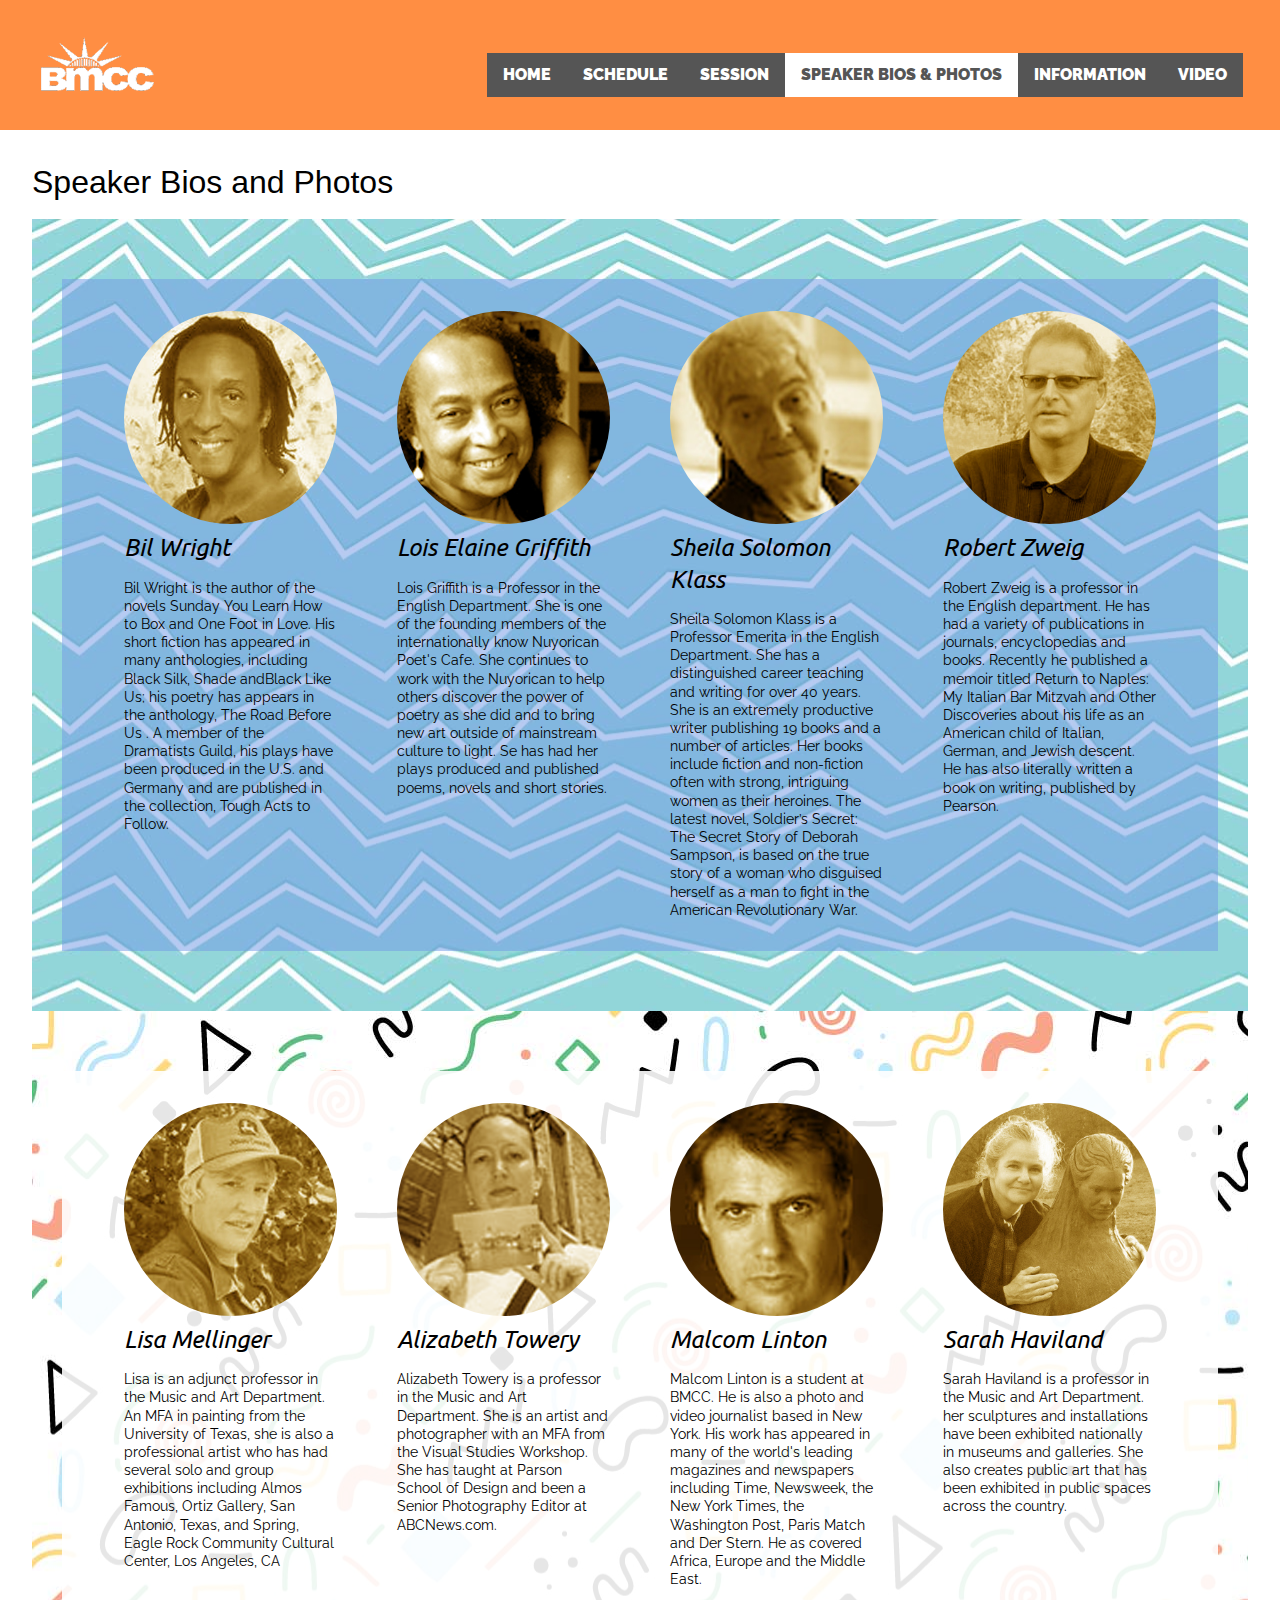
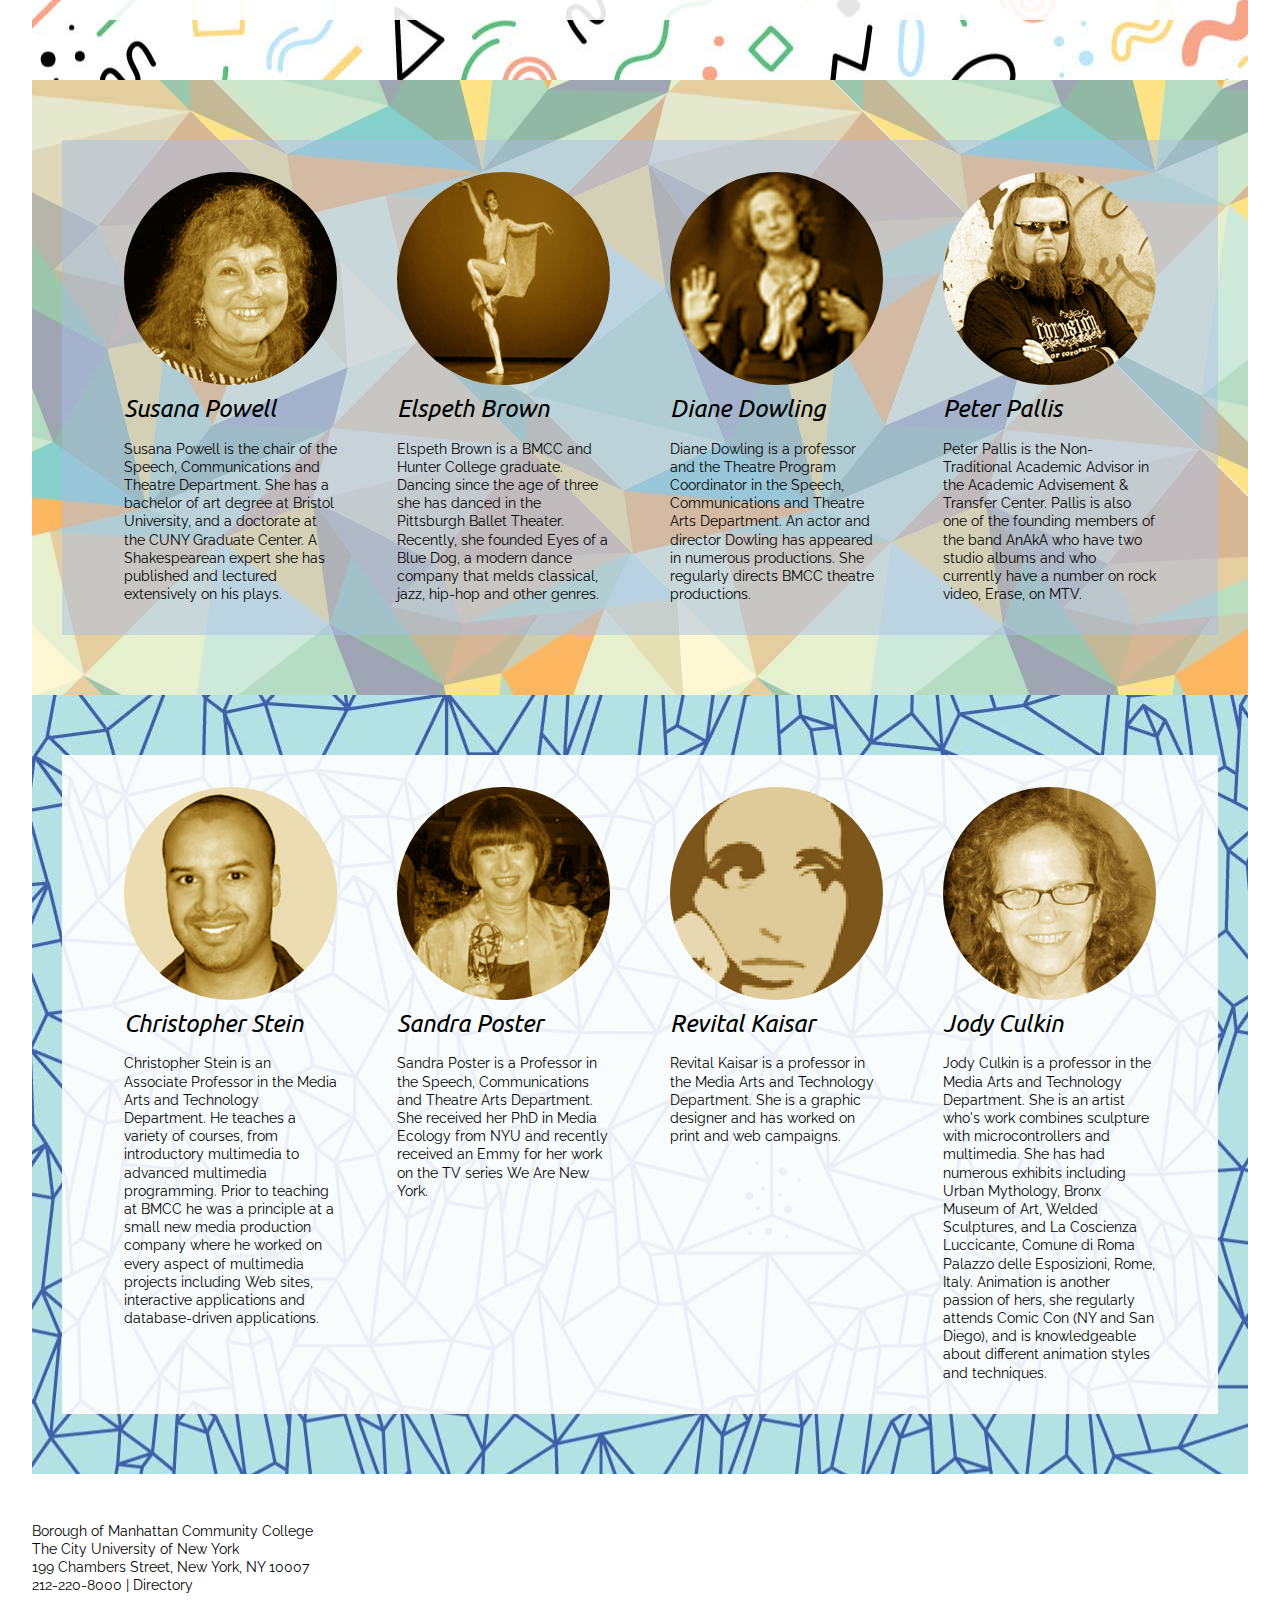
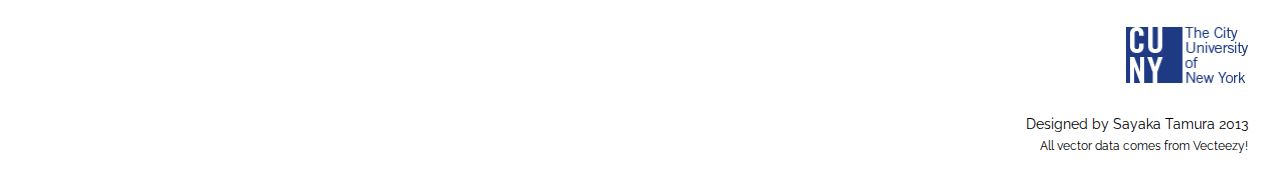
<file: SpeakerBios.html>
<!doctype html>
<html lang="en">

    <head>
        <title>Careers in the Creative Arts-Sessions_Fine Arts</title>

        <meta charset="utf-8">
        <meta name="viewport" content="width=device-width; initial-scale=1.0; maximum-scale=1.0; user-scalable=0;">
        <meta name ="keywords" content="Conference,Career,Step Up,Creative,BMCC">
        <meta name ="description" content="Conference of Careers in the Creative Arts">
        <meta name ="author" content="Sayaka Tamura">

        <!-- <link rel="stylesheet" href="css/MMP240-MidTerm.css"> -->
        <link rel="stylesheet" href="css/style.css">
        <script type="text/javascript" src="http://ajax.googleapis.com/ajax/libs/jquery/1.10.2/jquery.min.js"></script>

        <script src="js/MMP240MidTerm.js" type="text/javascript"></script>
        <!--[if lt IE 9]>
        <script src="http://css3-mediaqueries-js.googlecode.com/svn/trunk/css3-mediaqueries.js"></script>
        <![endif]-->
    </head>

    <body>
        <div class="container speakersBio">
            <div class="topContentsContainer short">
                <header class="short">
                    <div class="logoNavi short">
                        <div id="homeButton">
                            <a href="index.html"><img src="img/logoBmcc.png" alt="Home"/></a>
                        </div>

                        <nav id="main_nav">
                            <ul>
                                <li><a href="index.html">Home</a></li>
                                <li><a href="Schedule.html">Schedule</a></li>
                                <li><a href="Session.html">Session</a></li>
                                <li><a href="SpeakerBios.html" class="current">Speaker Bios &amp; Photos</a></li>
                                <li><a href="Info.html">Information</a></li>
                                <li><a href="Videos.html">Video</a></li>
                            </ul>

                            <form>
                                <select name="selectnav" id="selectnav" >
                                    <option value="" selected="selected">Menu</option>
                                    <option value="index.html">Home</option>
                                    <option value="Schedule.html">Schedule</option>
                                    <option value="Session.html">Session</option>
                                    <option value="SpeakerBios.html">Speaker Bios &amp; Photos</option>
                                    <option value="Info.html">Information</option>
                                    <option value="Videos.html">Video</option>
                              </select>
                            </form>
                        </nav>
                    </div>
                </header>
            </div>

            <div class="main_footer_container">

                <div class="mainContainer">
                    <h1>Speaker Bios and Photos</h1>

                    <section class="speakers">
                    <div class="speakersRow creative" style="background-image: url('img/Pattern01.jpg');">

                        <div class="speakersRow_wrapper">
                            <div class="speaker firstPresenter" id="Bil">
                                <a href="#"><img src="img/BilWright_2.jpg"></a>
                                <h2>Bil Wright</h2>
                                <p>Bil Wright is the author of the novels Sunday You Learn How to Box and One Foot in Love. His short fiction has appeared in many anthologies, including Black Silk, Shade andBlack Like Us; his poetry has appears in the anthology, The Road Before Us . A member of the Dramatists Guild, his plays have been produced in the U.S. and Germany and are published in the collection, Tough Acts to Follow.</p>
                            </div>

                            <div class="speaker secondPresenter" id="Lois">
                                <a href="#"><img src="img/lois_elaine_griffith.jpg"></a>
                                <h2>Lois Elaine Griffith</h2>
                                <!-- Attached Files:
                                    File lois_elaine_griffith.jpg (18.318 KB)  -->
                                <p>Lois Griffith is a Professor in the English Department. She is one of the founding members of the internationally know Nuyorican Poet's Cafe. She continues to work with the Nuyorican to help others discover the power of poetry as she did and to bring new art outside of mainstream culture to light. Se has had her plays produced and published poems, novels and short stories.</p>
                            </div>

                            <div class="speaker thirdPresenter" id="Sheila">
                                <a href="#"><img src="img/SheilaSolomonKlass_thumb.jpg"></a>
                                <h2>Sheila Solomon Klass</h2>
                                <!-- Attached Files:
                                    File SheilaSolomonKlass.jpg (3.737 KB)
                                    File SheilaSolomonKlass_thumb.jpg (7.307 KB)  -->
                                <p>Sheila Solomon Klass is a Professor Emerita in the English Department. She has a distinguished career teaching and writing for over 40 years. She is an extremely productive writer publishing 19 books and a number of articles. Her books include fiction and non-fiction often with strong, intriguing women as their heroines. The latest novel, Soldier’s Secret: The Secret Story of Deborah Sampson, is based on the true story of a woman who disguised herself as a man to fight in the American Revolutionary War.</p>
                            </div>

                            <div class="speaker fourthPresenter" id="Robert">
                                <a href="#"><img src="img/RobertZweig.jpg"></a>
                                <h2>Robert Zweig</h2>
                                <!-- Attached Files:
                                    File RobertZweig_.jpg (28.984 KB)  -->
                                <p>Robert Zweig is a professor in the English department. He has had a variety of publications in journals, encyclopedias and books. Recently he published a memoir titled Return to Naples: My Italian Bar Mitzvah and Other Discoveries about his life as an American child of Italian, German, and Jewish descent. He has also literally written a book on writing, published by Pearson.</p>
                            </div>
                        </div>

                    </div><!-- end speakers Row -->

                    <div class="speakersRow fine" style="background-image: url('img/Pattern03.jpg');">
                        <div class="speakersRow_wrapper">

                            <div class="speaker firstPresenter" id="Lisa">
                                <a href="#"><img src="img/LisaMellinger.jpg"></a>
                                <h2>Lisa Mellinger</h2>
                                <!-- Attached Files:
                                    File LisaMellinger.jpeg (15.731 KB)  -->
                                <p>Lisa is an adjunct professor in the Music and Art Department. An MFA in painting from the University of Texas, she is also a professional artist who has had several solo and group exhibitions including Almos Famous, Ortiz Gallery, San Antonio, Texas, and Spring, Eagle Rock Community Cultural Center, Los Angeles, CA</p>
                            </div>

                            <div class="speaker secondPresenter" id="Alizabeth">
                                <a href="#"><img src="img/AlizabethTowery.png"></a>
                                <h2>Alizabeth Towery</h2>
                                <!-- Attached Files:
                                    File AlizabethTowery.png (112.801 KB) -->
                                <p>Alizabeth Towery is a professor in the Music and Art Department. She is an artist and photographer with an MFA from the Visual Studies Workshop. She has taught at Parson School of Design and been a Senior Photography Editor at ABCNews.com.</p>
                            </div>

                            <div class="speaker thirdPresenter" id="Malcom">
                                <a href="#"><img src="img/MalcomLinton.jpg"></a>
                                <h2>Malcom Linton</h2>
                                <!-- Attached Files:
                                    File MalcomLinton.jpg (18.52 KB)  -->
                                <p>Malcom Linton is a student at BMCC. He is also a photo and video journalist based in New York. His work has appeared in many of the world's leading magazines and newspapers including Time, Newsweek, the New York Times, the Washington Post, Paris Match and Der Stern. He as covered Africa, Europe and the Middle East.</p>
                            </div>

                            <div class="speaker fourthPresenter" id="Sarah">
                                <a href="#"><img src="img/SarahHaviland.jpg"></a>
                                <h2>Sarah Haviland</h2>
                                <!-- Attached Files:
                                    File SarahHaviland.jpg (106.417 KB)  -->
                                <p>Sarah Haviland is a professor in the Music and Art Department. her sculptures and installations have been exhibited nationally in museums and galleries.  She also creates public art that has been exhibited in public spaces across the country.</p>
                            </div>
                        </div>
                    </div><!-- end speakers Row -->


                    <div class="speakersRow performing" style="background-image: url('img/Pattern02.jpg');">

                        <div class="speakersRow_wrapper">
                            <div class="speaker firstPresenter" id="Susana">
                                <a href="#"><img src="img/SusanaPowell.jpg"></a>
                                <h2>Susana Powell</h2>
                                <!-- Attached Files:
                                    File SusanaPowell.jpg (11.917 KB)  -->
                                <p>Susana Powell is the chair of the Speech, Communications and Theatre Department.  She has a bachelor of art degree at Bristol University, and a doctorate at the CUNY Graduate Center. A Shakespearean expert she has published and lectured extensively on his plays.</p>
                            </div>

                            <div class="speaker secondPresenter" id="Elspeth">
                                <a href="#"><img src="img/Elspeth-Brown.jpg"></a>
                                <h2>Elspeth Brown</h2>
                                <!-- Attached Files:
                                    File ElspethBrown.png (88.303 KB)  -->
                                <p>Elspeth Brown is a BMCC and Hunter College graduate. Dancing since the age of three she has danced in the Pittsburgh Ballet Theater. Recently, she founded Eyes of a Blue Dog, a modern dance company that melds classical, jazz, hip-hop and other genres.</p>
                            </div>

                            <div class="speaker thirdPresenter" id="Diane">
                                <a href="#"><img src="img/DianeDowling.jpg"></a>
                                <h2>Diane Dowling</h2>
                               <!--  Attached Files:
                                    File DianeDowling.jpg (6.854 KB) -->
                                <p>Diane Dowling is a professor and the Theatre Program Coordinator in the Speech, Communications and Theatre Arts Department. An actor and director Dowling has appeared in numerous productions. She regularly directs BMCC theatre productions.</p>
                            </div>

                            <div class="speaker fourthPresenter" id="Peter">
                                <a href="#"><img src="img/PeterPallis2.jpg"></a>
                                <h2>Peter Pallis</h2>
                                <!-- Attached Files:
                                    File PeterPallis2.png (130.171 KB)
                                    File PeterPallis.jpg (3.004 KB)  -->
                                <p>Peter Pallis is the Non-Traditional Academic Advisor in the Academic Advisement  &amp; Transfer Center. Pallis is also one of the founding members of the band AnAkA who have two studio albums and who currently have a number on rock video, Erase, on MTV.</p>
                            </div>
                        </div>

                    </div><!-- end speakers Row -->

                    <div class="speakersRow media" style="background-image: url('img/Pattern04.jpg');">

                        <div class="speakersRow_wrapper">
                            <div class="speaker firstPresenter" id="Christopher">
                                <a href="#"><img src="img/ChrisStein.jpg"></a>
                                <h2>Christopher Stein</h2>
                                <!-- Attached Files: File ChrisStein.jpg (8.291 KB)  -->
                                <p>Christopher Stein is an Associate Professor in the Media Arts and Technology Department. He teaches a variety of courses, from introductory multimedia to advanced multimedia programming. Prior to teaching at BMCC he was a principle at a small new media production company where he worked on every aspect of multimedia projects including Web sites, interactive applications and database-driven applications.</p>
                            </div>

                            <div class="speaker secondPresenter" id="Sandra">
                                <a href="#"><img src="img/SandraPosterwithEmmy2.jpg"></a>
                                <h2>Sandra Poster</h2>
                               <!--  Attached Files:
                                    File SandraPosterwithEmmy2.JPG (11.876 KB)
                                    File SANDRAPOSTER.GIF (12.079 KB)  -->
                                <p>Sandra Poster is a Professor in the Speech, Communications and Theatre Arts Department. She received her PhD in Media Ecology from NYU and recently received an Emmy for her work on the TV series We Are New York.</p>
                            </div>

                            <div class="speaker thirdPresenter" id="Revital">
                                <a href="#"><img src="img/RevitalKaisar.jpg"></a>
                                <h2>Revital Kaisar</h2>
                                <!-- Attached Files:
                                    File RevitalKaisar.png (15.047 KB)  -->
                                <p>Revital Kaisar is a professor in the Media Arts and Technology Department. She is a graphic designer and has worked on print and web campaigns.</p>
                            </div>

                            <div class="speaker fourthPresenter" id="Jody">
                                <a href="#"><img src="img/JodyCulkin.jpg"></a>
                                <h2>Jody Culkin</h2>
                                <!-- Attached Files:
                                    File JodyCulkin.png (241.517 KB)  -->
                                <p>Jody Culkin is a professor in the Media Arts and Technology Department. She is an artist who's work combines sculpture with microcontrollers and multimedia. She has had numerous exhibits including Urban Mythology, Bronx Museum of Art, Welded Sculptures, and La Coscienza Luccicante, Comune di Roma Palazzo delle Esposizioni, Rome, Italy. Animation is another passion of hers, she regularly attends Comic Con (NY and San Diego), and is knowledgeable about different animation styles and techniques.</p>
                            </div>
                        </div>

                    </div><!-- end speakers Row -->
                    </section>
                </div>

                <footer>
                    <div id="bmccAdress">
                        <p>Borough of Manhattan Community College<br>
                            The City University of New York<br>
                            199 Chambers Street, New York, NY 10007<br>
                            212-220-8000 | Directory</p>
                    </div>
                    <img class="cunyLogoFooter" src="img/cuny-logo.gif" alt="Cuny Logo">
                    <div class="designedByFooter">
                        <p>Designed by <a href="designedBy.html">Sayaka Tamura</a> 2013</p>
                        <p id="index_credit_vector">All vector data comes from <a href="http://www.Vecteezy.com">Vecteezy!</a></p>
                    </div>
                </footer>
            </div>
            
        </div>
    </body>
</html>
</file>
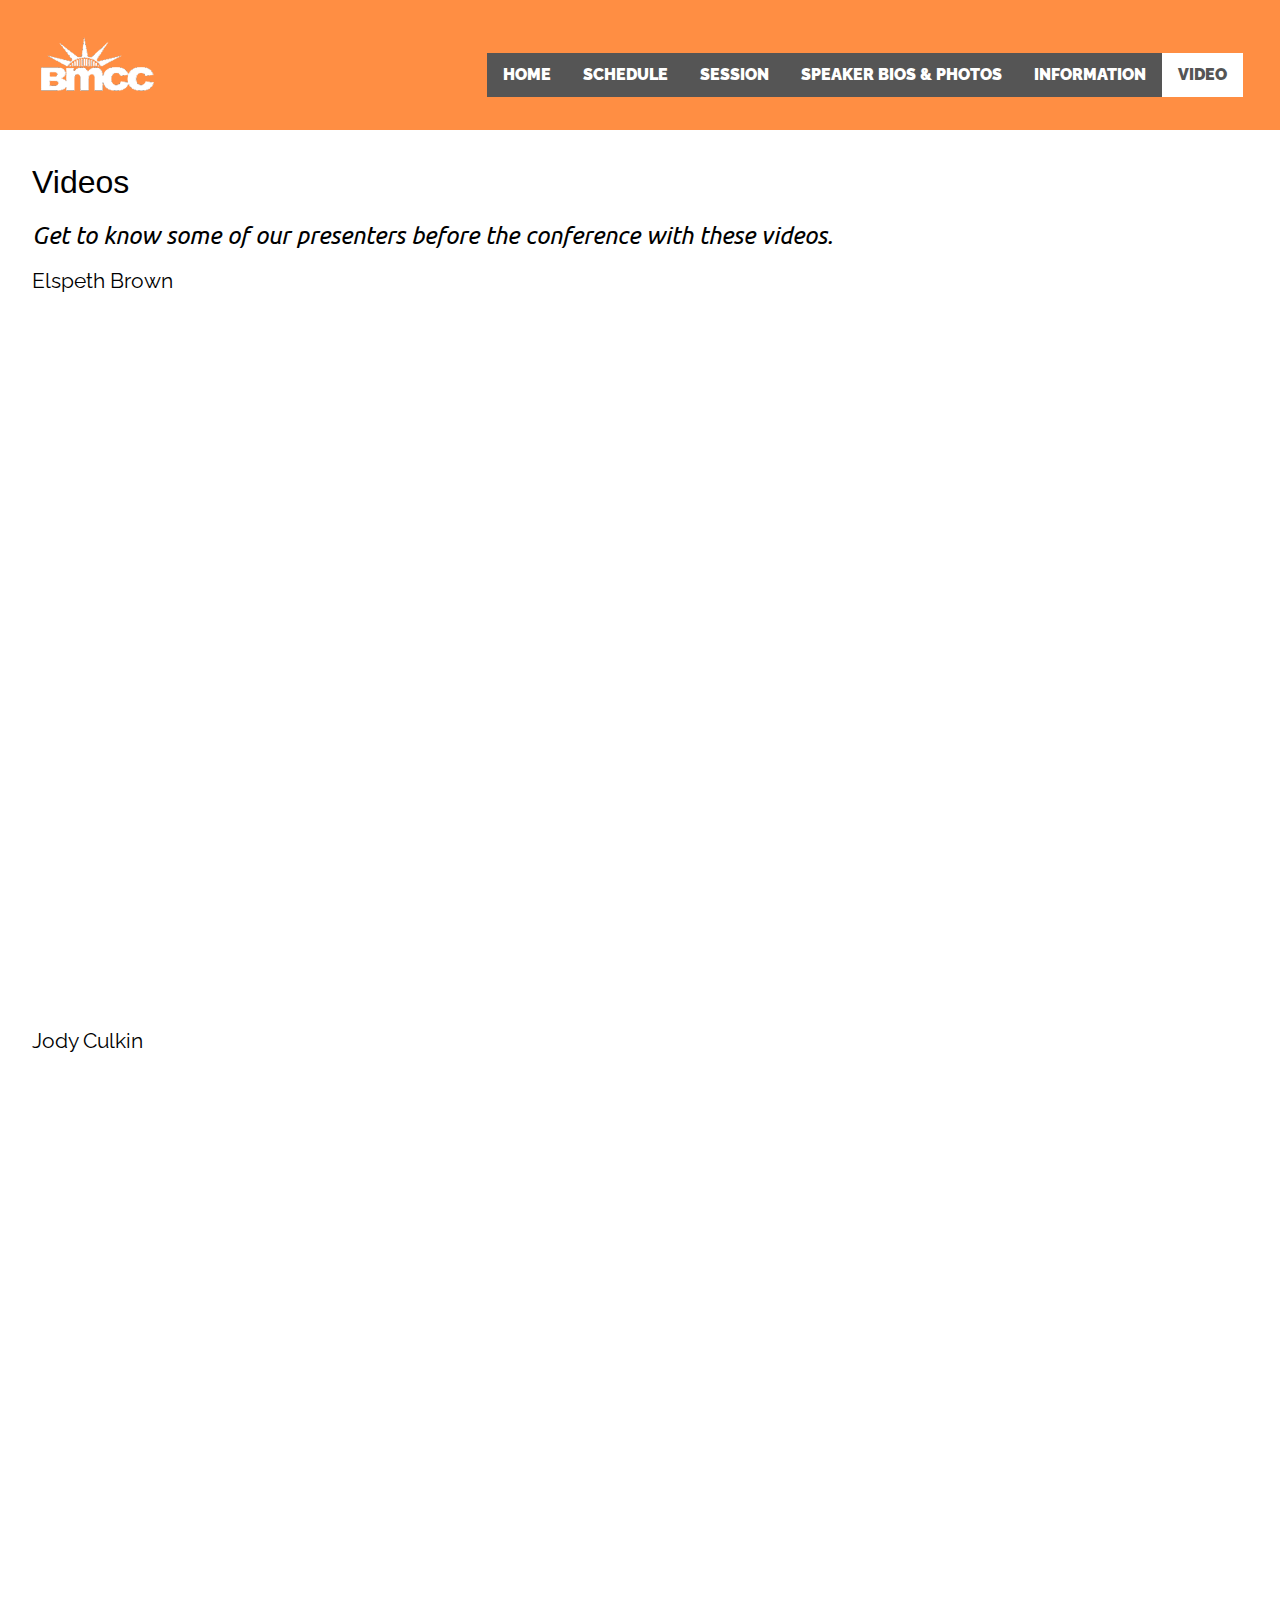
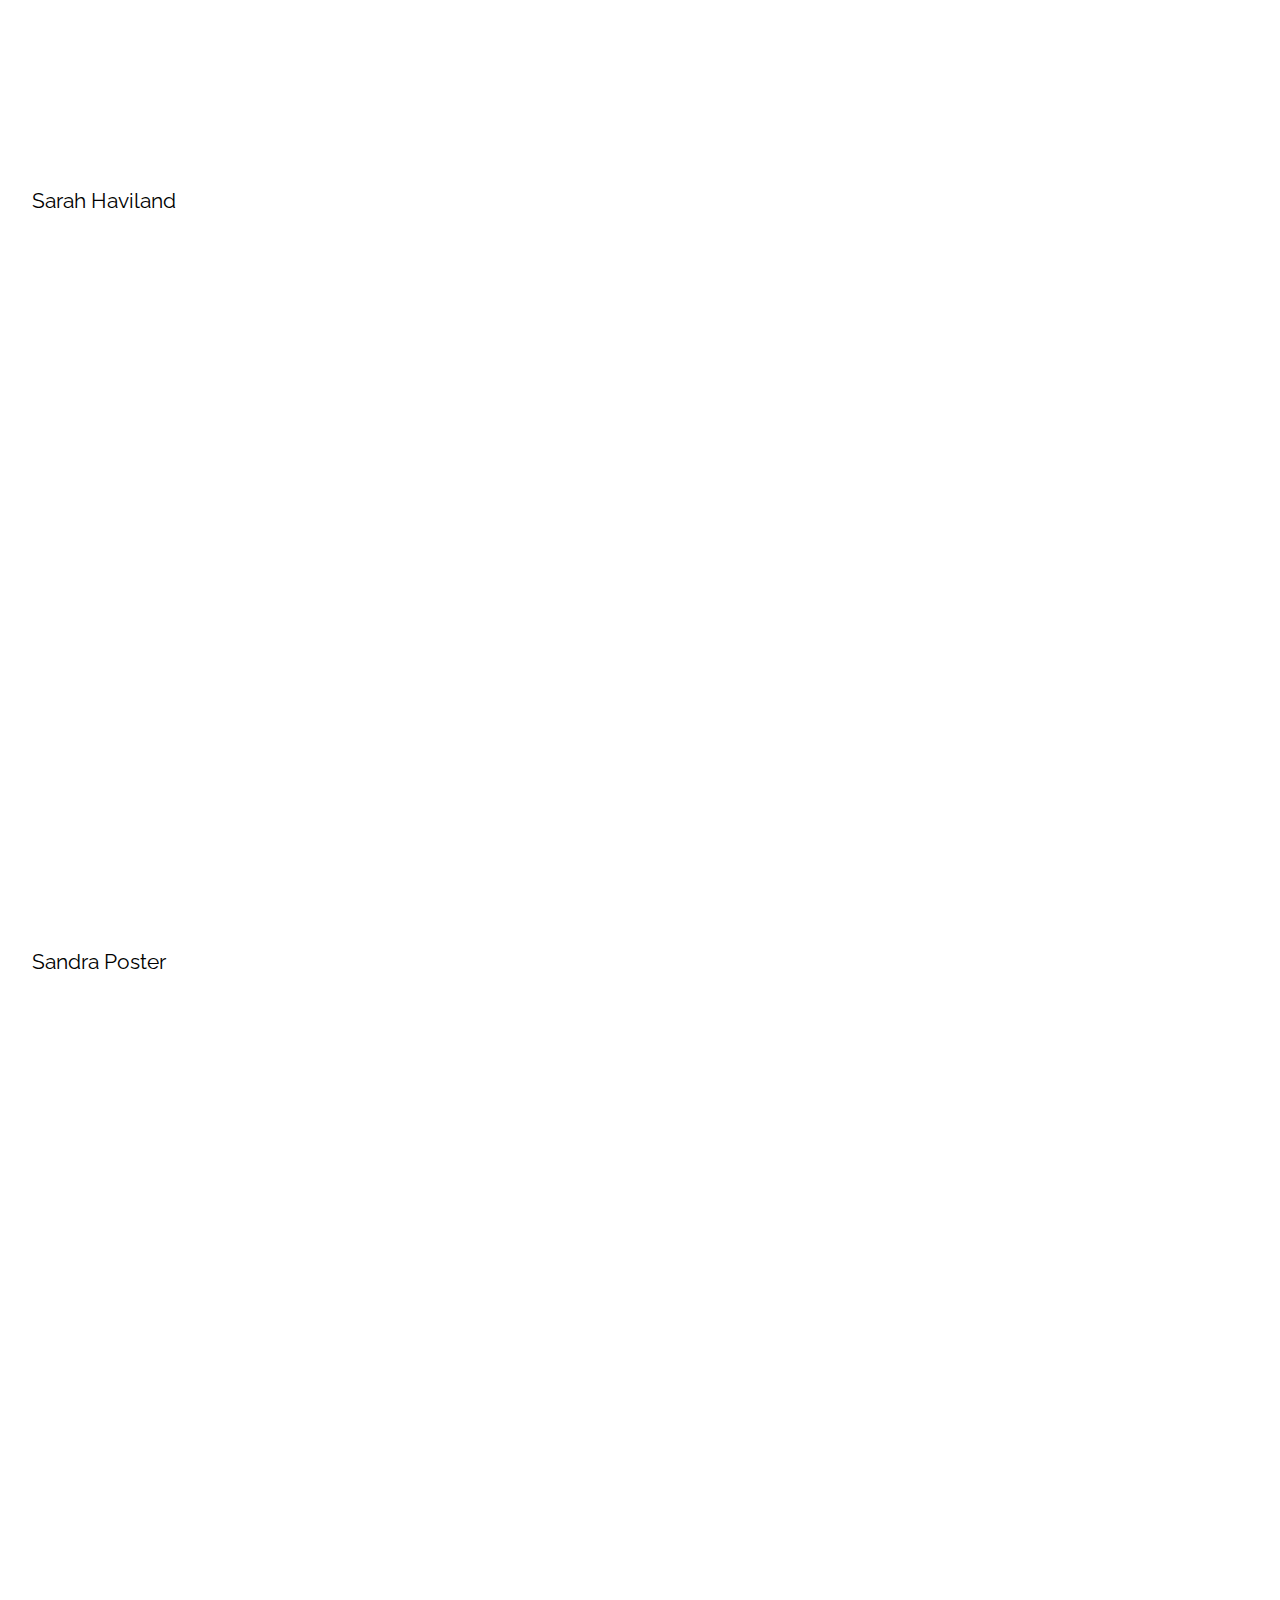
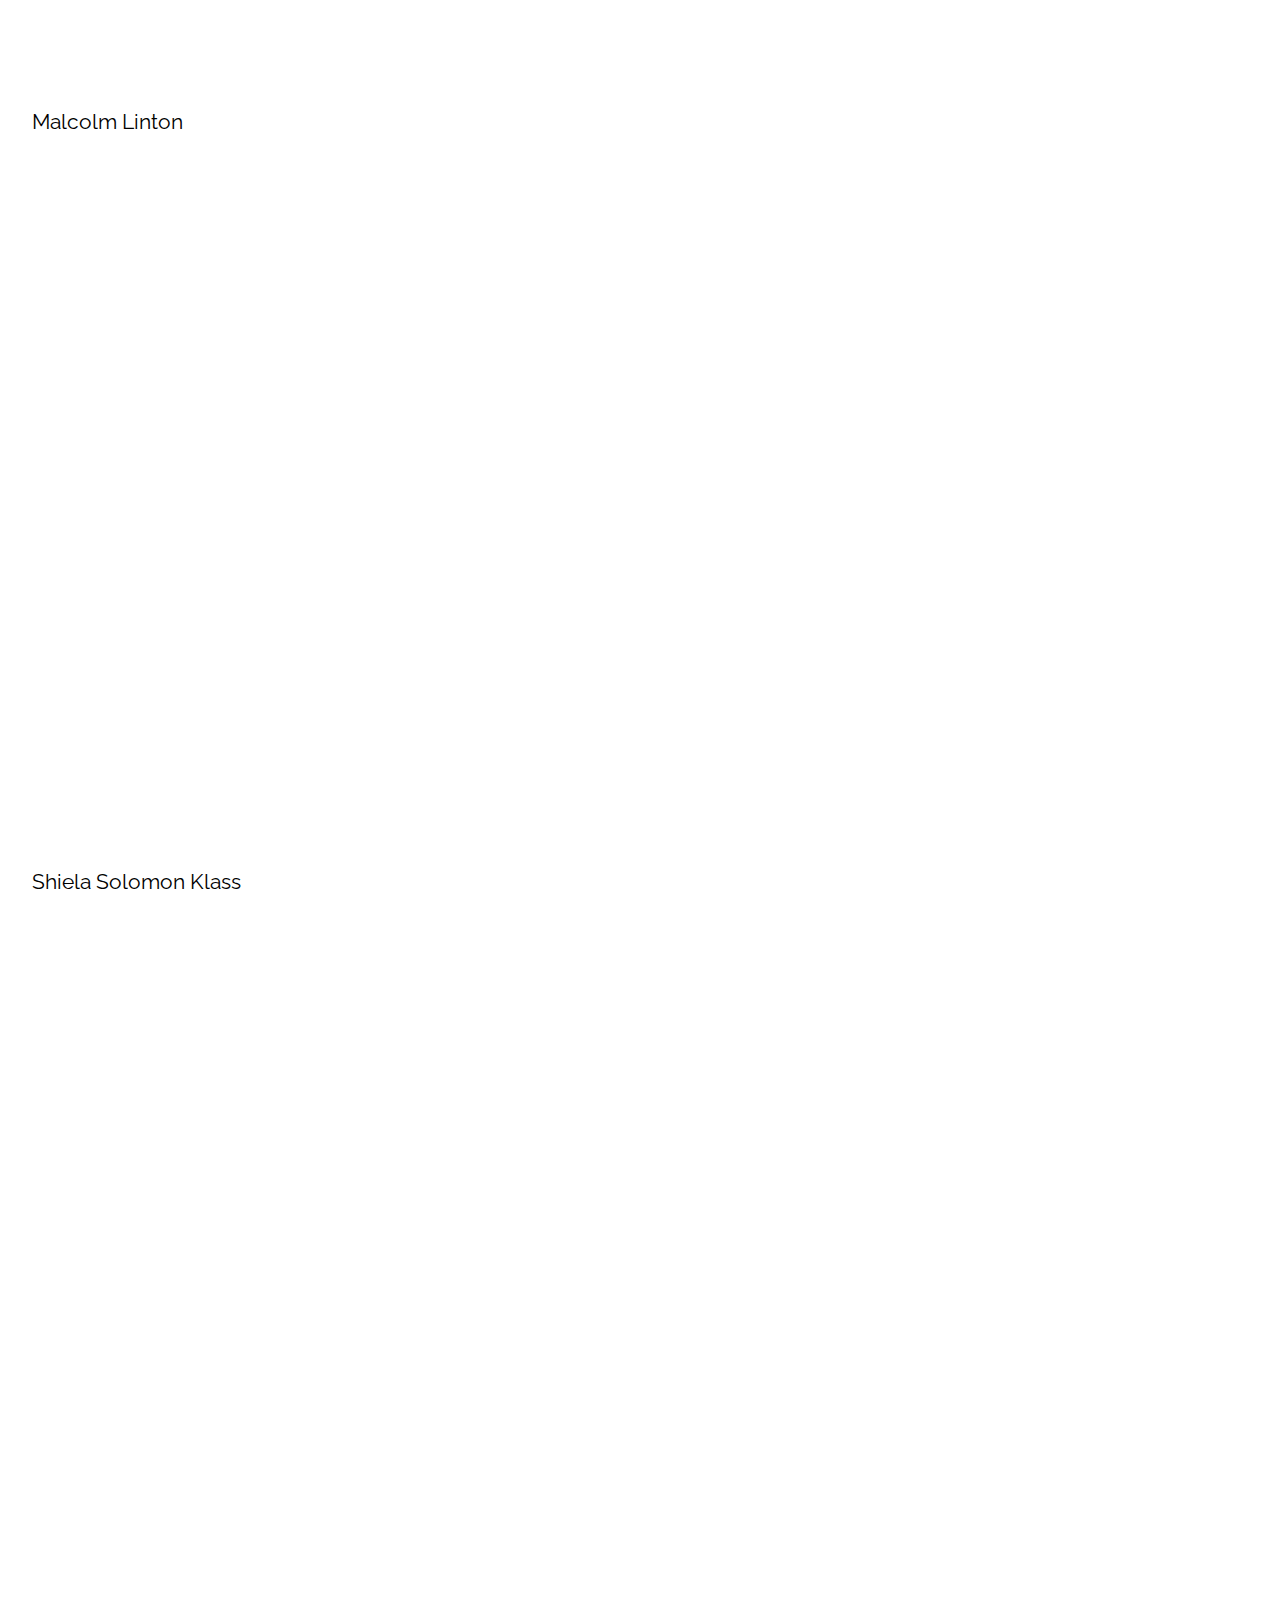
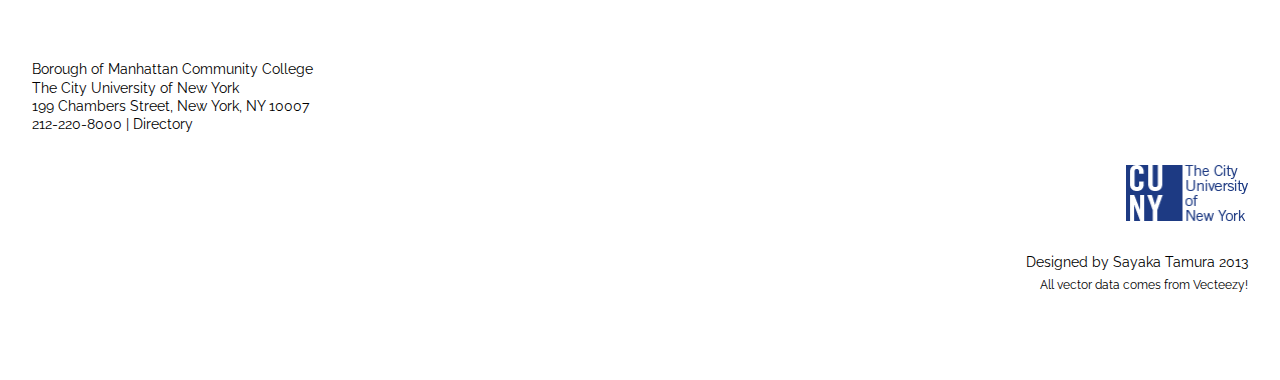
<file: Videos.html>
<!doctype html>
<html lang="en">

    <head>
        <title>Careers in the Creative Arts-Sessions_Fine Arts</title>

        <meta charset="utf-8">
        <meta name="viewport" content="width=device-width; initial-scale=1.0; maximum-scale=1.0; user-scalable=0;">
        <meta name ="keywords" content="Conference,Career,Step Up,Creative,BMCC">
        <meta name ="description" content="Conference of Careers in the Creative Arts">
        <meta name ="author" content="Sayaka Tamura">

        <!-- <link rel="stylesheet" href="css/MMP240-MidTerm.css"> -->
        <link rel="stylesheet" href="css/style.css">
        <script type="text/javascript" src="http://ajax.googleapis.com/ajax/libs/jquery/1.10.2/jquery.min.js"></script>

        <script src="js/MMP240MidTerm.js" type="text/javascript"></script>
        <!--[if lt IE 9]>
        <script src="http://css3-mediaqueries-js.googlecode.com/svn/trunk/css3-mediaqueries.js"></script>
        <![endif]-->

    </head>

    <body>
       <div class="container">
            <div class="topContentsContainer short">
                <header class="short">
                    <div class="logoNavi short">
                        <div id="homeButton">
                            <a href="index.html"><img src="img/logoBmcc.png" alt="Home"/></a>
                        </div>

                        <nav id="main_nav">
                            <ul>
                                <li><a href="index.html">Home</a></li>
                                <li><a href="Schedule.html">Schedule</a></li>
                                <li><a href="Session.html">Session</a></li>
                                <li><a href="SpeakerBios.html">Speaker Bios &amp; Photos</a></li>
                                <li><a href="Info.html">Information</a></li>
                                <li><a href="Videos.html"  class="current">Video</a></li>
                            </ul>

                            <form>
                                <select name="selectnav" id="selectnav" >
                                    <option value="" selected="selected">Menu</option>
                                    <option value="index.html">Home</option>
                                    <option value="Schedule.html">Schedule</option>
                                    <option value="Session.html">Session</option>
                                    <option value="SpeakerBios.html">Speaker Bios &amp; Photos</option>
                                    <option value="Info.html">Information</option>
                                    <option value="Videos.html">Video</option>
                                </select>
                            </form>
                        </nav>
                    </div>
                </header>
            </div>
           
            <div class="main_footer_container">

                <div class="mainContainer">
                    <h1>Videos</h1>
                    <section class="videos">
                        <h2>
                            Get to know some of our presenters before the conference with these videos.
                            <!-- [Your page should include embedded videos that are playable as well as links to the youtube pages; do not add this line of text when creating your actual page] -->
                        </h2>

                        <h3>Elspeth Brown</h3>
                        <div class="videoWrapper">
                            <iframe width="560" height="349" src="https://www.youtube.com/embed/0yZJwjibLk4?rel=0&html5=1" allowfullscreen></iframe>
                        </div>

                        <h3>Jody Culkin</h3>
                        <div class="videoWrapper">
                            <iframe width="560" height="349" src="https://www.youtube.com/embed/KqzO_1k44DU?rel=0&html5=1" allowfullscreen></iframe>
                        </div>

                        <h3>Sarah Haviland</h3>
                        <div class="videoWrapper">
                            <iframe width="560" height="349" src="https://www.youtube.com/embed/vWdO7uUXvTI?rel=0&html5=1" allowfullscreen></iframe>
                        </div>

                        <h3>Sandra Poster</h3>
                        <div class="videoWrapper">
                            <iframe width="560" height="349" src="https://www.youtube.com/embed/XCHQZXKLASA?rel=0&html5=1" allowfullscreen></iframe>
                        </div>

                        <h3>Malcolm Linton</h3>
                        <div class="videoWrapper">
                            <iframe width="560" height="349" src="https://www.youtube.com/embed/mEH70FEfisA?rel=0&html5=1" allowfullscreen></iframe>
                        </div>

                        <h3>Shiela Solomon Klass</h3>
                        <div class="videoWrapper">
                            <iframe width="560" height="349" src="https://www.youtube.com/embed/qBVQkzXpLvc?rel=0&html5=1" allowfullscreen></iframe>
                        </div>
                    </section>

                    <footer>
                        <div id="bmccAdress">
                            <p>Borough of Manhattan Community College<br>
                                The City University of New York<br>
                                199 Chambers Street, New York, NY 10007<br>
                                212-220-8000 | Directory</p>
                        </div>
                        <img class="cunyLogoFooter" src="img/cuny-logo.gif" alt="Cuny Logo">
                        <div class="designedByFooter">
                            <p>Designed by <a href="designedBy.html">Sayaka Tamura</a> 2013</p>
                            <p id="index_credit_vector">All vector data comes from <a href="http://www.Vecteezy.com">Vecteezy!</a></p>
                        </div>
                    </footer>
                </div>

            </div>
        </div>
    </body>
</html>
</file>
<file: css/style.css>
@import url(http://fonts.googleapis.com/css?family=Raleway:400,700,900|Oxygen:700|Ubuntu:300,500italic,700|Josefin+Sans:400,700);
html, body, div, span, applet, object, iframe, h1, h2, h3, h4, h5, h6, p, blockquote, pre, a, abbr, acronym, address, big, cite, code, del, dfn, em, img, ins, kbd, q, s, samp, small, strike, strong, sub, sup, tt, var, b, u, i, center, dl, dt, dd, ol, ul, li, fieldset, form, label, legend, table, caption, tbody, tfoot, thead, tr, th, td, article, aside, canvas, details, embed, figure, figcaption, footer, header, hgroup, menu, nav, output, ruby, section, summary, time, mark, audio, video { margin: 0; padding: 0; border: 0; font-size: 100%; font: inherit; vertical-align: baseline; }

/* HTML5 display-role reset for older browsers */
article, aside, details, figcaption, figure, footer, header, hgroup, menu, nav, section { display: block; }

body { line-height: 1; }

ol, ul { list-style: none; }

blockquote, q { quotes: none; }

blockquote:before, blockquote:after, q:before, q:after { content: ''; content: none; }

table { border-collapse: collapse; border-spacing: 0; }

/*Typography*/
/*fonts from article on Google font combinations*/
/*Type scale
used modular scale but rounded nubmers*/
/*default line-height*/
/*//COLORS
//borrowed from https://kuler.adobe.com/InfoReady-Brand-Option-2-color-theme-3124965/edit/?copy=true
$dark: #2C3E50;
$medium: #D7DADB;
$light: #FFFFFF;
$highlight: #FC4349;
$important: #6DBCDB;

$text-color:#000;
$link: $important;
$link-visited: $medium;*/
a { text-decoration: none; }

a:link { color: #000; }

/*not visit link color*/
a:visited { color: #000; }

/*visited link */
a:hover { color: #000; }

/*on cursol color*/
body { font-size: 100%; font-family: 'Raleway', sans-serif; font-weight: 400; line-height: 1.5; }

header { margin-bottom: 2em; }

h1 { font-family: "Century Gothic", CenturyGothic, AppleGothic, sans-serif; font-weight: 400; font-size: 2rem; line-height: 1.3; }

h2 { font-family: 'Ubuntu', sans-serif; font-weight: 500; font-style: italic; font-size: 1.5em; line-height: 1.5; }

h3 { font-size: 1.313em; line-height: 1.3; }

h4 { font-size: 1em; line-height: 1.3; }

p { font-size: 0.875em; line-height: 1.3; }

footer { /* padding: 0 1em 1em 1em; */ }

/* ============================ NAVIGATION Modified from: http://webdesign.tutsplus.com/tutorials/htmlcss-tutorials/a-simple-responsive-mobile-first-navigation/ =============================*/
#main_nav { clear: both; overflow: hidden; }

#main_nav ul { list-style: none; }

#main_nav li { float: left; }

#main_nav li a { display: block; color: #fff; background-color: #555; text-transform: uppercase; padding: 0.625em 1em; /* 10/16   16/16*/ text-decoration: none; font-weight: 900; }

#main_nav li a:hover { color: #555; background-color: #eee; }

#main_nav li a:active { color: #ddd; background-color: #555; }

#main_nav label { color: #fff; float: left; }

#main_nav li .current { color: #555; background-color: #fff; }

img, video { width: auto; max-width: 100%; height: auto; }

/*for IE*/
img { -ms-interpolation-mode: bicubic; }

/*CLEARFIX*/
/*http://blog.teamtreehouse.com/a-better-clearfix-with-sass*/
footer:after, .container .topContentsContainer:after, .container .topContentsContainer header .logoNavi:after, .container .topContentsContainer #mainTitle:after, .container .topContentsContainer #mainTitle #imgTitle:after, .container .topContentsContainer #mainTitle #imgTitle .data-location:after, .container .main_footer_container:after, #index_featureSpeakers .speakers .speakersRow .speaker:after, #index_CW:after, #index_CW #index_CW_info:after, #index_PA:after, #index_PA #index_PA_info:after, #index_PA #index_PA_info h3:after, #index_FA:after, #index_MA:after, #schedule section:after, #schedule section.session .schedule_workshop_wrapper:after, .speakers .speakersRow:after, .speakers .speakersRow .speakersRow_wrapper:after, .speakers .speakersRow .speakersRow_wrapper .speaker:after, .speakers .speakersRow .speakersRow_wrapper .speaker a:after, .mainContainer section:after { content: ""; display: table; clear: both; }

/* apply a natural box layout model to all elements */
* { -ms-box-sizing: border-box; -o-box-sizing: border-box; -icab-box-sizing: border-box; -khtml-box-sizing: border-box; box-sizing: border-box; }

/*This is from Chris Coyier and is a way to name your media queries*/
/*we are sizing in ems by using math to write in numbers. for a 420px breakpoint we need to divide by 16 then multiply by 1 em to convert*/
/*notice that px is not used for other number so*/
/*420/16 * 1em would give you 420px in ems*/
/*GRID HELPERS*/
/*In my demos in class we are using padding inside of a column to create gutters. We use the same padding on the left and right side to make the gutter/

you can do something differently like just use right padding but then either

change the $gutter variable and $cols mixin appropriately or
set your widths by hand for each section.*/
/*$gutter: 10/16 * 1em;*/
/*You pass in how many columns and the total columns and it sets the width in percent
and it sets the gutter*/
/*@mixin cols($num, $tot){
	width:$num/$tot * 100%;
	padding:0 $gutter;
}
*/
#main_nav { background-color: transparent; float: right; clear: none; margin-top: 1em; }

#main_nav form { display: block; }

@media (min-width: 64em) { #main_nav form { display: none; } }

#main_nav ul { display: none; }

@media (min-width: 64em) { #main_nav ul { display: block; } }

#homeButton { width: 30%; float: left; margin-left: 0.25em; }

@media (min-width: 30em) { #homeButton { width: 25%; } }

@media (min-width: 50em) { #homeButton { width: 15%; margin-bottom: 2em; } }

@media (min-width: 64em) { #homeButton { width: 10%; margin-bottom: 2em; } }

/*Groval layout*/
/*Start index page-but not only index --Grobal */
.hoverWhite a:link, .hoverWhite a:visited { color: #fff; }

/*not visit link color*/
.hoverWhite a:hover { color: #333333; }

/*on cursol color*/
.container { width: 100%; /* max-width: 80em; 1280 / 16 */ margin: 0; overflow: hidden; /* topContentsContainer end */ }

.container .topContentsContainer { background: rgba(255, 114, 20, 0.8); color: #ffffff; padding: 2.3em; /* mainTitle end */ }

.container .topContentsContainer #mainTitle { margin: 5.1rem 0 4rem 0; /* img start */ /* img end */ /* imgTitle end */ }

@media (min-width: 30em) { .container .topContentsContainer #mainTitle { margin: 5.1rem 0; } }

@media (min-width: 50em) { .container .topContentsContainer #mainTitle { margin: 2.5rem  0; } }

@media (min-width: 64em) { .container .topContentsContainer #mainTitle { margin: 5rem 0 5rem  0; } }

.container .topContentsContainer #mainTitle img { float: left; margin-bottom: 2rem; }

@media (min-width: 50em) { .container .topContentsContainer #mainTitle img { float: right; width: 310px; margin: 1.5rem 0 1.5rem 0; } }

@media (min-width: 64em) { .container .topContentsContainer #mainTitle img { width: 360px; float: right; margin: 1.5rem 0 1.5rem 0; } }

@media (min-width: 80em) and (max-width: 125em) { .container .topContentsContainer #mainTitle img { float: right; width: 491px; height: 295px; } }

.container .topContentsContainer #mainTitle #imgTitle { float: left; width: 100%; /* end #index_title */ /* data-location end */ }

@media (min-width: 50em) { .container .topContentsContainer #mainTitle #imgTitle { width: 55%; } }

.container .topContentsContainer #mainTitle #imgTitle #index_title { font-family: "Josefin+Sans",sans-serif; font-weight: 700; float: left; font-size: 2.6rem; line-height: 1; margin-bottom: 1.5rem; /*end session largest breakpoint*/ }

@media (min-width: 30em) { .container .topContentsContainer #mainTitle #imgTitle #index_title { font-size: 3.8rem; } }

@media (min-width: 50em) { .container .topContentsContainer #mainTitle #imgTitle #index_title { font-size: 3.3rem; } }

@media (min-width: 64em) { .container .topContentsContainer #mainTitle #imgTitle #index_title { font-size: 4rem; } }

.container .topContentsContainer #mainTitle #imgTitle .introductoryText { margin-bottom: 1rem; float: left; }

.container .topContentsContainer #mainTitle #imgTitle .data-location { clear: both; }

.container .topContentsContainer #mainTitle #imgTitle .data-location #date { float: left; margin-bottom: 0.5rem; }

@media (min-width: 30em) { .container .topContentsContainer #mainTitle #imgTitle .data-location #date { margin-bottom: 0rem; } }

.container .topContentsContainer #mainTitle #imgTitle .data-location div + #location { float: left; width: 100%; }

@media (min-width: 30em) { .container .topContentsContainer #mainTitle #imgTitle .data-location div + #location { padding-left: 2rem; width: 65%; } }

@media (min-width: 64em) { .container .topContentsContainer #mainTitle #imgTitle .data-location div + #location { padding-left: 2rem; width: 75%; } }

.container .topContentsContainer #mainTitle #imgTitle .data-location .hoverWhite { float: left; }

.container .main_footer_container { padding: 2em; }

.container .main_footer_container h1 { margin-bottom: 1rem; }

@media (max-width: 22.5em) { .container .main_footer_container h1 { font-size: 1.5rem; } }

.container .main_footer_container .outside { position: absolute; left: -999em; }

.container .main_footer_container .topTitle { line-height: 1.3; margin-bottom: 0.5rem; font-family: "Century Gothic", CenturyGothic, AppleGothic, sans-serif; font-weight: 400; font-size: 1.3rem; font-style: normal; }

@media (min-width: 22.5em) { .container .main_footer_container .topTitle { line-height: 1; } }

@media (min-width: 50em) { .container .main_footer_container .topTitle { font-size: 2rem; margin-bottom: 0.75em; } }

.container #index_mainContainer { padding: 0; }

.container #index_mainContainer footer { padding: 0 2em 2em 2em; }

/*End index (and Grobal) page*/
/* index futured speaker part start */
/* 10/16 +em*/
#index_featureSpeakers { margin: 2rem; /* end .speakers */ }

@media (min-width: 50em) { #index_featureSpeakers { margin: 4rem 5rem 3rem 5rem; } }

#index_featureSpeakers .speakers { /* end .speakersRow*/ }

#index_featureSpeakers .speakers .speakersRow { background-color: #fff; padding: 0; /* end .speaker */ }

#index_featureSpeakers .speakers .speakersRow.creative .speaker img { border-color: #7198E5; }

#index_featureSpeakers .speakers .speakersRow.fine .speaker img { border-color: #A0E3DE; }

#index_featureSpeakers .speakers .speakersRow.performing .speaker img { border-color: #A9BDE5; }

#index_featureSpeakers .speakers .speakersRow.media .speaker img { border-color: #63E3D9; }

#index_featureSpeakers .speakers .speakersRow .speaker { margin-bottom: 2em; float: left; width: 50%; padding: 0 0.5em; }

#index_featureSpeakers .speakers .speakersRow .speaker#Diane, #index_featureSpeakers .speakers .speakersRow .speaker#Malcom, #index_featureSpeakers .speakers .speakersRow .speaker#Revital, #index_featureSpeakers .speakers .speakersRow .speaker#Sheila { clear: both; }

@media (min-width: 30em) { #index_featureSpeakers .speakers .speakersRow .speaker { padding: 0 1em; } }

@media (min-width: 50em) { #index_featureSpeakers .speakers .speakersRow .speaker { width: 25%; }
  #index_featureSpeakers .speakers .speakersRow .speaker#Diane, #index_featureSpeakers .speakers .speakersRow .speaker#Malcom, #index_featureSpeakers .speakers .speakersRow .speaker#Revital, #index_featureSpeakers .speakers .speakersRow .speaker#Sheila { clear: none; } }

#index_featureSpeakers .speakers .speakersRow .speaker img { border-radius: 0em; border-style: solid; border-width: 10px; }

@media (min-width: 30em) { #index_featureSpeakers .speakers .speakersRow .speaker img { border-width: 12px; } }

@media (min-width: 64em) { #index_featureSpeakers .speakers .speakersRow .speaker img { border-width: 15px; } }

@media (min-width: 80em) and (max-width: 125em) { #index_featureSpeakers .speakers .speakersRow .speaker img { border-width: 20px; } }

#index_featureSpeakers .speakers .speakersRow .speaker h2 { font-size: 1.2em; }

@media (min-width: 30em) { #index_featureSpeakers .speakers .speakersRow .speaker h2 { font-size: 1.3em; margin-bottom: 0.5rem; } }

@media (min-width: 50em) { #index_featureSpeakers .speakers .speakersRow .speaker h2 { font-size: 1.2em; } }

#index_featureSpeakers .speakers .speakersRow .speaker .speakers_description { font-size: 0.9rem; }

@media (min-width: 30em) { #index_featureSpeakers .speakers .speakersRow .speaker .speakers_description { font-size: 0.9rem; } }

@media (min-width: 50em) { #index_featureSpeakers .speakers .speakersRow .speaker .speakers_description { font-size: 0.85rem; } }

/* end #index_featureSpeakers */
/* index futured speaker part end */
/*Start index(program)&session page*/
#index_FourWorkshop h2 { margin-left: 2rem; margin-right: 2rem; }

#index_CW { padding: 2rem; /* #index_CW_info end */ }

@media (min-width: 50em) { #index_CW { padding: 4rem; } }

#index_CW img { width: 60%; margin: 2rem 0 2em 3rem; padding: 0.5rem; }

@media (max-width: 22.5em) { #index_CW img { box-shadow: 10px 10px 25px -5px rgba(0, 0, 0, 0.8); background-color: #CADCFF; display: inline-block; } }

@media (min-width: 22.5em) { #index_CW img { margin: 2rem 0 2em 3.5rem; } }

@media (min-width: 30em) { #index_CW img { width: 39%; margin: 1rem 0rem 0 1rem; } }

@media (min-width: 50em) { #index_CW img { width: 38%; margin: 1rem 0 0 2rem; } }

@media (min-width: 64em) { #index_CW img { width: 37%; } }

@media (min-width: 80em) and (max-width: 125em) { #index_CW img { float: right; margin: 5rem 3rem 0 0; } }

#index_CW #index_CW_info { width: 100%; float: left; }

@media (min-width: 30em) { #index_CW #index_CW_info { width: 57%; } }

#index_CW #index_CW_info h3 { font-size: 1.8rem; font-weight: 700; float: left; }

@media (min-width: 50em) { #index_CW #index_CW_info h3 { font-size: 2.8rem; } }

@media (min-width: 64em) { #index_CW #index_CW_info h3 { font-size: 3.5rem; } }

@media (min-width: 80em) and (max-width: 125em) { #index_CW #index_CW_info h3 { font-size: 4rem; } }

#index_CW #index_CW_info p { clear: both; font-size: 1rem; float: left; margin-top: 1.5rem; margin-bottom: 1rem; }

@media (min-width: 50em) { #index_CW #index_CW_info p { margin-top: 2rem; margin-bottom: 1.5rem; } }

@media (min-width: 64em) { #index_CW #index_CW_info p { font-size: 1.5rem; } }

@media (min-width: 80em) and (max-width: 125em) { #index_CW #index_CW_info p { font-size: 2rem; margin-top: 4rem; } }

#index_CW #index_CW_info .index_moreInfo { clear: both; float: right; padding: 0.4rem; font-size: 0.7rem; font-weight: 700; border-style: solid; border-width: thin; }

#index_CW #index_CW_info .index_moreInfo a { color: #000; }

@media (min-width: 50em) { #index_CW #index_CW_info .index_moreInfo { font-size: 0.8rem; padding: 0.5rem; } }

@media (min-width: 64em) { #index_CW #index_CW_info .index_moreInfo { padding: 0.75rem; font-size: 1.25rem; } }

/* #index_CW end */
#index_PA { padding: 2rem; /* #index_PA_info end */ }

@media (min-width: 50em) { #index_PA { padding: 4rem; } }

#index_PA img { width: 60%; padding: 0.75rem; }

@media (max-width: 22.5em) { #index_PA img { display: inline-block; box-shadow: 10px 10px 25px -5px rgba(0, 0, 0, 0.8); margin: 2rem 0 2em 3.25rem; background-color: #CADCFF; } }

@media (min-width: 22.5em) { #index_PA img { margin: 2rem 0 2em 3.75rem; } }

@media (min-width: 30em) { #index_PA img { width: 35%; float: right; margin: 0 0 0 2rem; } }

@media (min-width: 80em) and (max-width: 125em) { #index_PA img { margin-right: 1rem; } }

#index_PA #index_PA_info { width: 100%; float: left; /* end h3 */ /* end .index_moreInfo */ }

@media (min-width: 30em) { #index_PA #index_PA_info { width: 57%; } }

#index_PA #index_PA_info h3 { font-size: 1.8rem; font-weight: 700; float: left; }

@media (min-width: 50em) { #index_PA #index_PA_info h3 { font-size: 2.8rem; } }

@media (min-width: 64em) { #index_PA #index_PA_info h3 { font-size: 3.5rem; } }

@media (min-width: 80em) and (max-width: 125em) { #index_PA #index_PA_info h3 { font-size: 4rem; } }

#index_PA #index_PA_info p { clear: left; font-size: 1rem; float: left; margin-top: 1.5rem; margin-bottom: 1rem; }

@media (min-width: 50em) { #index_PA #index_PA_info p { margin-top: 2rem; margin-bottom: 1.5rem; } }

@media (min-width: 64em) { #index_PA #index_PA_info p { font-size: 1.5rem; } }

@media (min-width: 80em) and (max-width: 125em) { #index_PA #index_PA_info p { font-size: 2rem; margin-top: 4rem; } }

#index_PA #index_PA_info .index_moreInfo { clear: both; float: right; padding: 0.4rem; font-size: 0.7rem; font-weight: 700; border-style: solid; border-width: thin; }

@media (min-width: 64em) { #index_PA #index_PA_info .index_moreInfo { padding: 0.5rem; font-size: 0.8rem; } }

@media (min-width: 64em) { #index_PA #index_PA_info .index_moreInfo { padding: 0.75rem; font-size: 1.25rem; } }

#index_PA #index_PA_info .index_moreInfo a { color: #000; }

/* //#index_PA end */
#index_FA, #index_MA { padding: 2rem; background-color: #3333ff; background-size: cover; /* end h3 */ }

@media (min-width: 50em) { #index_FA, #index_MA { padding: 4rem; } }

#index_FA h3, #index_MA h3 { font-size: 1.8rem; font-weight: 700; float: left; }

@media (min-width: 30em) { #index_FA h3, #index_MA h3 { float: right; } }

@media (min-width: 50em) { #index_FA h3, #index_MA h3 { font-size: 2.8rem; } }

@media (min-width: 64em) { #index_FA h3, #index_MA h3 { font-size: 3.5rem; } }

@media (min-width: 80em) and (max-width: 125em) { #index_FA h3, #index_MA h3 { font-size: 4rem; } }

#index_FA h3 a, #index_MA h3 a { color: #fff; }

#index_FA h3 a:hover, #index_MA h3 a:hover { color: #000; }

#index_FA p, #index_MA p { clear: both; font-size: 1rem; float: left; width: 100%; margin-top: 1.5rem; margin-bottom: 1rem; color: #fff; }

@media (min-width: 30em) { #index_FA p, #index_MA p { float: right; width: 57%; } }

@media (min-width: 50em) { #index_FA p, #index_MA p { margin-top: 2rem; margin-bottom: 1.5rem; } }

@media (min-width: 64em) { #index_FA p, #index_MA p { font-size: 1.5rem; } }

@media (min-width: 80em) and (max-width: 125em) { #index_FA p, #index_MA p { font-size: 2rem; margin-top: 4rem; } }

#index_FA .index_moreInfo, #index_MA .index_moreInfo { clear: both; float: right; padding: 0.4rem; color: #fff; font-size: 0.7rem; font-weight: 700; border-style: solid; border-width: thin; }

#index_FA .index_moreInfo a, #index_MA .index_moreInfo a { color: #fff; }

@media (min-width: 50em) { #index_FA .index_moreInfo, #index_MA .index_moreInfo { padding: 0.5rem; font-size: 0.8rem; } }

@media (min-width: 64em) { #index_FA .index_moreInfo, #index_MA .index_moreInfo { padding: 0.75rem; font-size: 1.25rem; } }

/* #index_FA,#index_MA end */
/* Session part start */
.CW, .FA, .PA { margin-bottom: 2rem; }

.sessionI, .sessionII, .sessionIII, .sessionIV { padding: 1em; }

.sessionI h3, .sessionII h3, .sessionIII h3, .sessionIV h3 { margin-bottom: 1rem; }

.sessionI p:first-of-type, .sessionII p:first-of-type, .sessionIII p:first-of-type, .sessionIV p:first-of-type { margin-bottom: 1rem; }

#index_CW, .sessionI { background-color: #7198E5; }

.sessionII { background-color: #A0E3DE; }

#index_PA, .sessionIII { background-color: #A9BDE5; }

#index_MA, .sessionIV { background-color: #63E3D9; }

.major { font-family: 'Ubuntu', sans-serif; font-weight: 500; font-style: italic; font-size: 1.313em; line-height: 1.3; margin: 0.25em 0em; }

/*End index&session page*/
/*Start schedule page*/
/* <div class="mainContainer" id="schedule"> */
#schedule { /*minor typography adjustment from blueprint.css default*/ /* end section */ }

#schedule section { padding: 2em; /* end &.session */ }

#schedule section.opening, #schedule section.lunch, #schedule section.closing { background-color: #ddd; color: #333; margin-bottom: auto; /* end header */ }

@media (min-width: 30em) { #schedule section.opening, #schedule section.lunch, #schedule section.closing { clear: both; } }

@media (max-width: 22.5em) { #schedule section.opening header, #schedule section.lunch header, #schedule section.closing header { margin-bottom: 0; } }

@media (min-width: 30em) { #schedule section.opening header, #schedule section.lunch header, #schedule section.closing header { margin-bottom: auto; } }

#schedule section.opening header h2, #schedule section.lunch header h2, #schedule section.closing header h2 { color: #333; font-weight: 700; font-style: normal; }

@media (max-width: 22.5em) { #schedule section.opening header h2 span, #schedule section.lunch header h2 span, #schedule section.closing header h2 span { font-size: 0.8rem; display: block; } }

@media (min-width: 30em) { #schedule section.opening header h2 span, #schedule section.lunch header h2 span, #schedule section.closing header h2 span { font-size: 1.2rem; } }

@media (max-width: 22.5em) { #schedule section.opening p span, #schedule section.lunch p span, #schedule section.closing p span { display: block; } }

@media (min-width: 30em) { #schedule section.opening p span, #schedule section.lunch p span, #schedule section.closing p span { display: block; } }

#schedule section.opening .mgb_1rem, #schedule section.lunch .mgb_1rem, #schedule section.closing .mgb_1rem { margin-bottom: 1rem; }

#schedule section.session { background-color: #333; color: #ddd; margin-bottom: auto; }

@media (max-width: 22.5em) { #schedule section.session { padding: 1em; } }

@media (min-width: 30em) { #schedule section.session { width: 50%; float: left; padding: 0 0.625em; padding-bottom: 0.625rem; }
  #schedule section.session.one, #schedule section.session.three { padding-right: 0.3125rem; }
  #schedule section.session.two { padding-left: 0.3125rem; }
  #schedule section.session.four { padding-left: 0.3125rem; } }

@media (min-width: 64em) { #schedule section.session { width: 100%; float: none; clear: both; }
  #schedule section.session.one, #schedule section.session.two, #schedule section.session.three, #schedule section.session.four { padding: 0; } }

#schedule section.session header { padding: 2rem; margin-bottom: 0; }

@media (max-width: 22.5em) { #schedule section.session header { padding: 0 0 1rem 1rem; } }

@media (min-width: 30em) { #schedule section.session header { padding: 2rem 0 2rem 1rem; } }

#schedule section.session header h2 { font-style: normal; margin-bottom: 0; font-weight: 700; }

@media (max-width: 22.5em) { #schedule section.session header h2 { font-size: 1.4rem; } }

@media (min-width: 50em) { #schedule section.session header h2 { font-size: 1.5rem; } }

@media (min-width: 64em) { #schedule section.session header + div { border-left: 1px solid black; } }

#schedule section.session .schedule_workshop_wrapper { background-color: #fff; color: #333; padding: 1rem; /* end .workshop */ }

@media (min-width: 64em) { #schedule section.session .schedule_workshop_wrapper { padding: 0; } }

#schedule section.session .schedule_workshop_wrapper .workshop { margin-bottom: 1rem; /* end @include breakpoint(largest) */ }

@media (min-width: 64em) { #schedule section.session .schedule_workshop_wrapper .workshop { width: 25%; float: left; border-right: 1px solid black; height: 200px; padding: 3.5em 1em; margin-bottom: 0; } }

#schedule section.session .schedule_workshop_wrapper .workshop h3 { color: #666; margin-bottom: 0; line-height: 1.2; }

#schedule section.session .schedule_workshop_wrapper .workshop h4 { margin-bottom: 1rem; line-height: 1.3; }

#schedule section.session .schedule_workshop_wrapper .workshop .room { color: #333; text-align: right; }

@media (min-width: 30em) { #schedule section.session.two .fine h4, #schedule section.session.two .media h4 { margin-bottom: 2.25rem; } }

@media (min-width: 50em) { #schedule section.session.two .fine h4, #schedule section.session.two .media h4 { margin-bottom: 1rem; } }

/* end #schedule */
/*SperkersBio page*/
.speakers { padding: 0; /*end .speakersRow*/ }

.speakers .speakersRow { padding-top: 3.75em; padding-right: 1.875em; padding-left: 1.875em; padding-bottom: 3.75em; /*end session largest breakpoint*/ /* end .speakersRow_wrapper */ }

@media (max-width: 22.5em) { .speakers .speakersRow { padding-top: 1.25em; padding-right: 0.625em; padding-left: 0.625em; padding-bottom: 1.25em; } }

@media (min-width: 64em) { .speakers .speakersRow { width: 100%; float: none; clear: both; } }

.speakers .speakersRow .speakersRow_wrapper { /*end .speaker*/ }

@media (max-width: 22.5em) { .speakers .speakersRow .speakersRow_wrapper { padding: 1rem; } }

@media (min-width: 30em) { .speakers .speakersRow .speakersRow_wrapper { padding: 2rem; } }

.speakers .speakersRow .speakersRow_wrapper .speaker { /*end session medium breakpoint*/ /*end workshop largest breakpoint*/ }

@media (max-width: 22.5em) { .speakers .speakersRow .speakersRow_wrapper .speaker { width: 100%; float: left; padding: 0; }
  .speakers .speakersRow .speakersRow_wrapper .speaker.firstPresenter, .speakers .speakersRow .speakersRow_wrapper .speaker.secondPresenter, .speakers .speakersRow .speakersRow_wrapper .speaker.thirdPresenter { margin-bottom: 2em; }
  .speakers .speakersRow .speakersRow_wrapper .speaker#Diane, .speakers .speakersRow .speakersRow_wrapper .speaker#Malcom, .speakers .speakersRow .speakersRow_wrapper .speaker#Revital, .speakers .speakersRow .speakersRow_wrapper .speaker#Sheila { clear: both; } }

@media (min-width: 22.5em) { .speakers .speakersRow .speakersRow_wrapper .speaker { padding: 1.25em; } }

@media (min-width: 50em) { .speakers .speakersRow .speakersRow_wrapper .speaker { width: 50%; float: left; }
  .speakers .speakersRow .speakersRow_wrapper .speaker.firstPresenter, .speakers .speakersRow .speakersRow_wrapper .speaker.secondPresenter { margin-bottom: 2em; }
  .speakers .speakersRow .speakersRow_wrapper .speaker#Diane, .speakers .speakersRow .speakersRow_wrapper .speaker#Malcom, .speakers .speakersRow .speakersRow_wrapper .speaker#Revital, .speakers .speakersRow .speakersRow_wrapper .speaker#Sheila { clear: both; } }

@media (min-width: 80em) and (max-width: 125em) { .speakers .speakersRow .speakersRow_wrapper .speaker { width: 25%; float: left; padding: 0 1.875em; }
  .speakers .speakersRow .speakersRow_wrapper .speaker#Diane, .speakers .speakersRow .speakersRow_wrapper .speaker#Malcom, .speakers .speakersRow .speakersRow_wrapper .speaker#Revital, .speakers .speakersRow .speakersRow_wrapper .speaker#Sheila { clear: none; }
  .speakers .speakersRow .speakersRow_wrapper .speaker.firstPresenter, .speakers .speakersRow .speakersRow_wrapper .speaker.secondPresenter, .speakers .speakersRow .speakersRow_wrapper .speaker.thirdPresenter, .speakers .speakersRow .speakersRow_wrapper .speaker.fourthPresenter { margin-bottom: 0; } }

@media (min-width: 64em) { .speakers .speakersRow .speakersRow_wrapper .speaker a { margin: 0 2.25rem; } }

@media (min-width: 80em) and (max-width: 125em) { .speakers .speakersRow .speakersRow_wrapper .speaker a { margin: 0; } }

.speakers .speakersRow .speakersRow_wrapper .speaker a img { border-radius: 10em; }

.speakers .speakersRow.creative .speakersRow_wrapper { background: rgba(113, 152, 229, 0.5); }

.speakers .speakersRow.fine .speakersRow_wrapper { background: rgba(255, 255, 255, 0.9); }

.speakers .speakersRow.performing .speakersRow_wrapper { background: rgba(169, 189, 229, 0.5); }

.speakers .speakersRow.media .speakersRow_wrapper { background: rgba(255, 255, 255, 0.9); }

/* end .speakers */
/*End session page*/
/*Start designed by page*/
.topContentsContainer.short { padding-bottom: 0; }

header.short { margin-bottom: 0; }

.designedByWrapper { margin: 5em 10em; /*end session medium breakpoint*/ }

.designedByWrapper h1 { margin-bottom: 1em; }

.designedByWrapper h2 { margin-bottom: 1em; }

.designedByWrapper p { font-size: 1em; margin-bottom: 1em; }

.designedByWrapper ul { margin-left: 1em; }

.designedByWrapper ul li { list-style-type: disc; }

@media (max-width: 22.5em) { .designedByWrapper { margin: 2em 2em 5em; } }

@media (min-width: 22.5em) { .designedByWrapper { margin: 2em 2em 5em; } }

/*Start Info page*/
.mainContainer { margin-bottom: 3rem; }

.mainContainer section { margin-bottom: 2rem; }

.mainContainer section .BR { margin-bottom: 1rem; }

.mainContainer section#info_date { width: 100%; }

@media (min-width: 50em) { .mainContainer section#info_date { width: 50%; float: left; } }

.mainContainer section#info_date p { font-size: 1.2rem; }

.mainContainer section #bmccMap { position: relative; padding-bottom: 56.25%; padding-top: 30px; height: 0; overflow: hidden; margin-bottom: 1rem; clear: both; }

@media (min-width: 50em) { .mainContainer section #bmccMap { width: 45%; float: right; padding-bottom: 28.125%; clear: right; } }

.mainContainer section #bmccMap iframe { position: absolute; top: 0; left: 0; width: 100%; height: 100%; }

@media (min-width: 50em) { .mainContainer section #info_Location { width: 50%; float: left; } }

.mainContainer section #info_Location #info_address { font-size: 1.2rem; }

.mainContainer section #bySubway, .mainContainer section #byBus, .mainContainer section #byPath, .mainContainer section #byCar { margin-bottom: 1rem; }

.mainContainer section #bySubway h4, .mainContainer section #byBus h4, .mainContainer section #byPath h4, .mainContainer section #byCar h4 { font-weight: 600; line-height: 1.3; margin-bottom: 1rem; }

.mainContainer section #bySubway p, .mainContainer section #byBus p, .mainContainer section #byPath p, .mainContainer section #byCar p { margin-bottom: 1em; }

/*End Info page*/
/*Start Videos page*/
section h2 { line-height: 1.3; margin-bottom: 1rem; }

section .videoWrapper { position: relative; padding-bottom: 56.25%; /* 16:9 */ padding-top: 25px; /*may adjust for chrome on some players*/ height: 0; margin-bottom: 1.5rem; }

section .videoWrapper iframe { position: absolute; top: 0; left: 0; width: 100%; height: 100%; border: 0; }

/*End Videos page*/
/*Start footer part*/
#bmccAdress { margin-bottom: 2em; }

.cunyLogoFooter { float: right; width: 30%; }

@media (min-width: 30em) { .cunyLogoFooter { width: 25%; } }

@media (min-width: 50em) { .cunyLogoFooter { width: 15%; } }

@media (min-width: 64em) { .cunyLogoFooter { width: 12%; } }

@media (min-width: 80em) and (max-width: 125em) { .cunyLogoFooter { width: 10%; } }

.designedByFooter { float: right; clear: both; margin-top: 2em; }

.designedByFooter p { text-align: right; margin-bottom: 0.4rem; }

.designedByFooter #index_credit_vector { font-size: 0.75rem; text-align: right; }

.designedByFooter a:link, .designedByFooter a:visited, .designedByFooter a:active { color: #000; }

/*End footer part*/

/*# sourceMappingURL=style.css.map */
</file>
